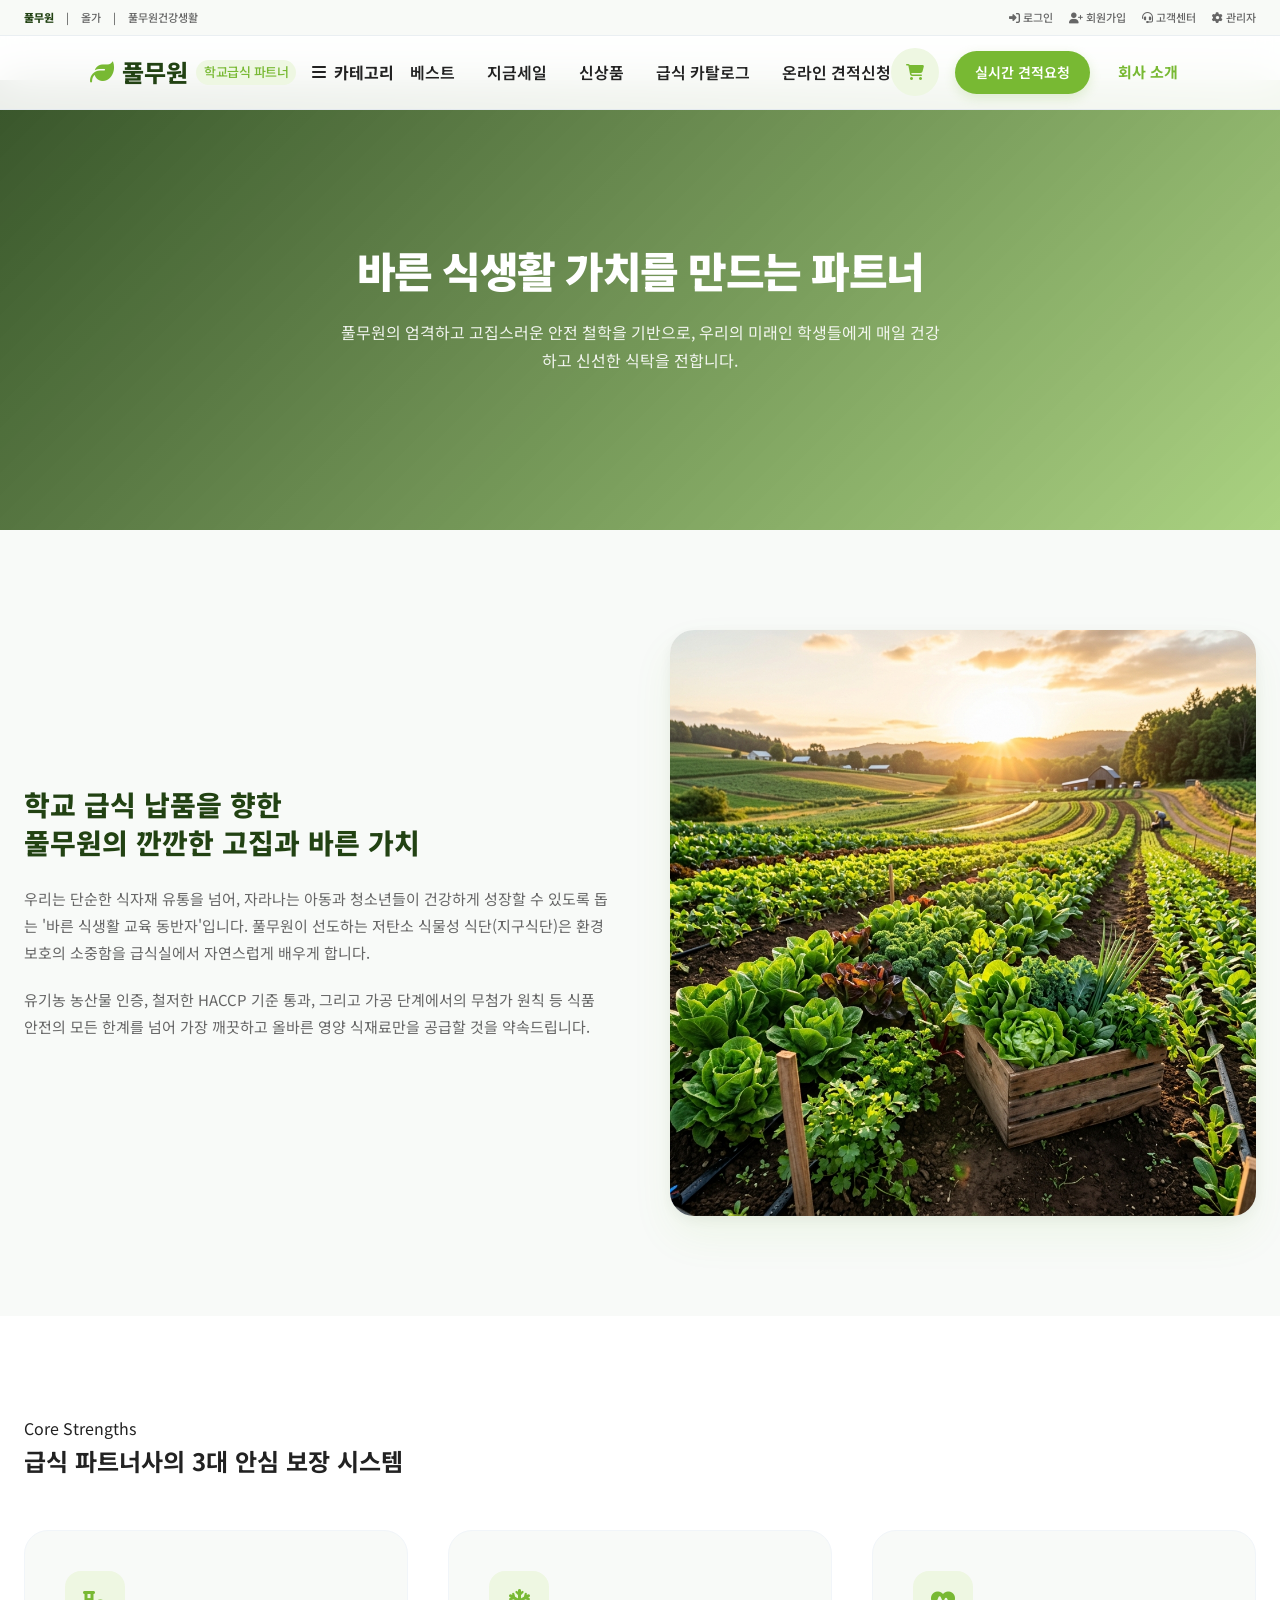
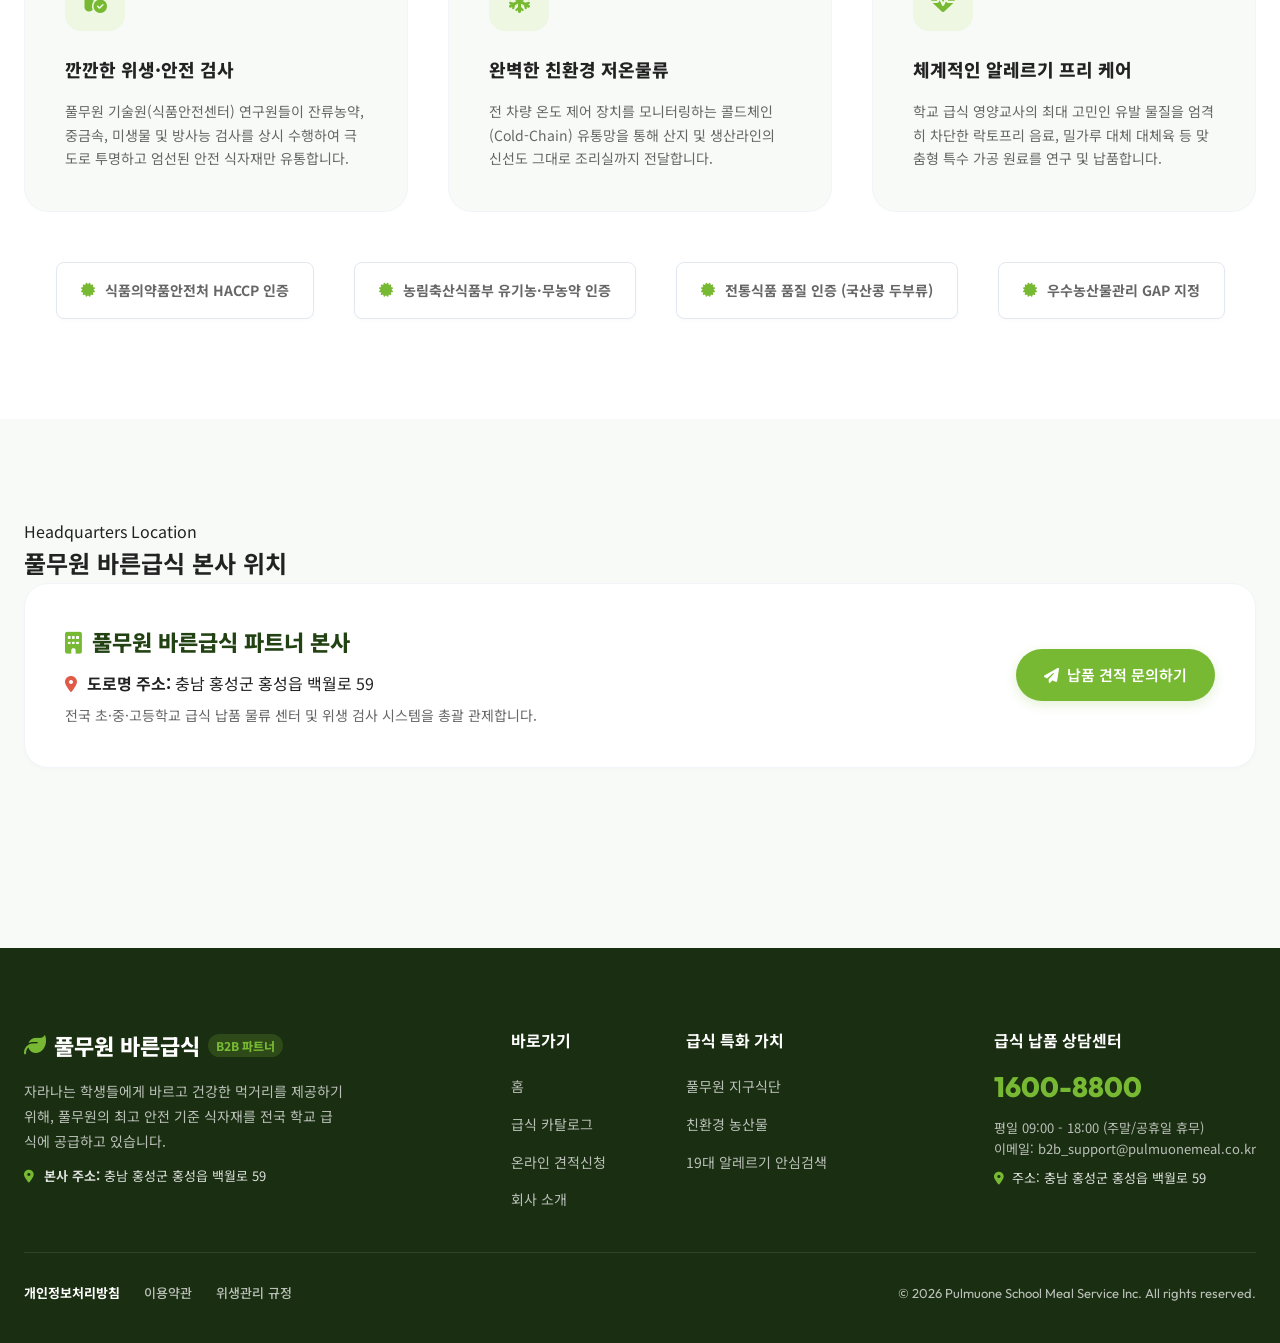
<file: about.html>
<!DOCTYPE html>
<html lang="ko">
<head>
  <meta charset="UTF-8">
  <meta name="viewport" content="width=device-width, initial-scale=1.0">
  <title>회사 소개 - 풀무원 바른급식 파트너</title>
  <meta name="description" content="안전하고 바른 먹거리를 향한 풀무원 급식 파트너의 비전과 3대 핵심 역량(위생, 저온물류, 알레르기 케어)을 소개합니다.">
  
  <!-- FontAwesome CDN -->
  <link rel="stylesheet" href="https://cdnjs.cloudflare.com/ajax/libs/font-awesome/6.4.0/css/all.min.css">
  
  <!-- CSS Stylesheets -->
  <link rel="stylesheet" href="styles/main.css?v=1.1">
  <link rel="stylesheet" href="styles/components.css?v=1.1">
  
  <style>
    /* 회사소개 전용 스타일 */
    .about-wrapper {
      padding-top: 80px;
    }

    .about-hero {
      height: 450px;
      position: relative;
      background: linear-gradient(135deg, rgba(34, 66, 19, 0.9) 0%, rgba(120, 185, 51, 0.6) 100%), 
                  url('https://images.unsplash.com/photo-1542838132-92c53300491e?auto=format&fit=crop&q=80&w=1920') no-repeat center center/cover;
      display: flex;
      align-items: center;
      justify-content: center;
      color: white;
      text-align: center;
    }

    .about-hero-title {
      font-size: 42px;
      font-weight: 900;
      letter-spacing: -1.5px;
      margin-bottom: 16px;
    }

    .about-hero-desc {
      font-size: 16px;
      color: rgba(255, 255, 255, 0.9);
      max-width: 600px;
      margin: 0 auto;
      line-height: 1.7;
    }

    .about-section {
      padding: 100px 0;
    }

    .about-section.alt {
      background-color: white;
    }

    .brand-vision-layout {
      display: grid;
      grid-template-columns: 1fr 1fr;
      gap: 60px;
      align-items: center;
    }

    .vision-text h3 {
      font-size: 28px;
      font-weight: 800;
      color: var(--secondary-color);
      margin-bottom: 24px;
      line-height: 1.35;
    }

    .vision-text p {
      font-size: 15px;
      color: var(--text-muted);
      line-height: 1.8;
      margin-bottom: 20px;
    }

    .vision-image {
      border-radius: var(--radius-lg);
      overflow: hidden;
      box-shadow: var(--shadow-lg);
    }

    .vision-image img {
      width: 100%;
      height: auto;
      display: block;
      object-fit: cover;
    }

    /* 3대 핵심 역량 */
    .strengths-grid {
      display: grid;
      grid-template-columns: repeat(3, 1fr);
      gap: 40px;
      margin-top: 50px;
    }

    .strength-card {
      background-color: var(--bg-main);
      border-radius: var(--radius-lg);
      padding: 40px;
      border: 1px solid var(--border-light);
      transition: all var(--transition-normal);
    }

    .strength-card:hover {
      transform: translateY(-8px);
      background-color: white;
      box-shadow: var(--shadow-lg);
      border-color: rgba(120, 185, 51, 0.3);
    }

    .strength-icon {
      width: 60px;
      height: 60px;
      border-radius: var(--radius-md);
      background-color: var(--primary-light);
      color: var(--primary-color);
      font-size: 24px;
      display: flex;
      align-items: center;
      justify-content: center;
      margin-bottom: 24px;
    }

    .strength-title {
      font-size: 18px;
      font-weight: 800;
      color: var(--text-dark);
      margin-bottom: 16px;
    }

    .strength-desc {
      font-size: 14px;
      color: var(--text-muted);
      line-height: 1.7;
    }

    /* 인증 기관 엠블럼 */
    .certs-row {
      display: flex;
      justify-content: center;
      gap: 40px;
      margin-top: 50px;
      flex-wrap: wrap;
    }

    .cert-badge-box {
      background-color: white;
      border: 1px solid var(--border-color);
      border-radius: var(--radius-sm);
      padding: 16px 24px;
      font-weight: 700;
      font-size: 14px;
      color: var(--text-muted);
      display: flex;
      align-items: center;
      gap: 10px;
      box-shadow: var(--shadow-sm);
    }

    .cert-badge-box i {
      color: var(--primary-color);
    }

    @media (max-width: 992px) {
      .brand-vision-layout {
        grid-template-columns: 1fr;
        gap: 40px;
      }
      .strengths-grid {
        grid-template-columns: 1fr;
        gap: 30px;
      }
    }
  </style>
</head>
<body>

  <!-- 헤더 -->
  <header>
    <!-- 상단 유틸 바 -->
    <div class="top-header">
      <div class="container top-header-inner">
        <div class="top-brands">
          <span class="active">풀무원</span> | 
          <span>올가</span> | 
          <span>풀무원건강생활</span>
        </div>
        <div class="top-nav">
          <a href="#" onclick="openLoginModal(event)"><i class="fas fa-sign-in-alt"></i> 로그인</a>
          <a href="#" onclick="openSignupModal(event)"><i class="fas fa-user-plus"></i> 회원가입</a>
          <a href="#" onclick="openCsModal(event)"><i class="fas fa-headset"></i> 고객센터</a>
          <a href="admin.html" title="관리자 콘솔"><i class="fas fa-cog"></i> 관리자</a>
        </div>
      </div>
    </div>
    
    <!-- 메인 GNB 바 -->
    <div class="container header-inner">
      <div class="logo">
        <a href="index.html">
          <i class="fas fa-leaf" style="color: var(--primary-color);"></i>
          풀무원
          <span class="sub-brand">학교급식 파트너</span>
        </a>
      </div>
      
      <!-- 카테고리 메뉴 토글러 및 메가 드롭다운 -->
      <div class="category-menu-wrapper">
        <button class="btn-category-toggle" id="megaMenuToggleBtn">
          <i class="fas fa-bars"></i> 카테고리
        </button>
        <div class="mega-dropdown-panel" id="megaDropdownPanel">
          <ul>
            <li><a href="products.html?filter=category_earth-diet"><i class="fas fa-earth-asia"></i> 지속가능먹거리</a></li>
            <li><a href="products.html?filter=category_tofu-vegetables"><i class="fas fa-egg"></i> 두부·콩나물·달걀</a></li>
            <li><a href="products.html?filter=category_vegetables"><i class="fas fa-wheat-awn"></i> 과일·채소·쌀</a></li>
            <li><a href="products.html?filter=category_processed"><i class="fas fa-fish"></i> 정육·수산·가공식품</a></li>
            <li><a href="products.html?filter=category_dumpling-noodle"><i class="fas fa-pizza-slice"></i> 만두·피자·면요리</a></li>
            <li><a href="products.html?filter=category_soup-side"><i class="fas fa-bowl-food"></i> 국·탕·반찬·양념</a></li>
            <li><a href="products.html?filter=category_snacks"><i class="fas fa-cookie"></i> 과자·간식·음료</a></li>
            <li><a href="products.html?filter=category_health"><i class="fas fa-capsules"></i> 건강식품·녹즙</a></li>
          </ul>
        </div>
      </div>


      <nav class="nav-menu">
        <a href="products.html?filter=best" class="nav-item">베스트</a>
        <a href="products.html?filter=sale" class="nav-item">지금세일</a>
        <a href="products.html?filter=new" class="nav-item">신상품</a>
        <a href="products.html" class="nav-item">급식 카탈로그</a>
        <a href="quote.html" class="nav-item">온라인 견적신청</a>
      </nav>
      
      <div class="header-actions">
        <button class="btn-cart-toggle" title="견적 가방 열기 (쇼핑카트)" aria-label="견적 가방 열기">
          <i class="fas fa-shopping-cart"></i>
          <span class="cart-count">0</span>
        </button>
        <a href="quote.html" class="btn-quote-nav">실시간 견적요청</a>
        <a href="about.html" class="nav-about-right active">회사 소개</a>
        <button class="btn-mobile-menu" id="mobileMenuBtn">
          <i class="fas fa-bars"></i>
        </button>
      </div>
    </div>
  </header>

  <!-- 모바일 네비게이션 오프캔버스 드로어 -->
  <div class="mobile-nav-overlay" id="mobileNavOverlay">
    <div class="mobile-nav-drawer">
      <div class="mobile-nav-header">
        <div class="mobile-logo">
          <i class="fas fa-leaf" style="color: var(--primary-color);"></i>
          <span>풀무원 파트너</span>
        </div>
        <button class="btn-close-mobile-nav" id="btnCloseMobileNav">
          <i class="fas fa-times"></i>
        </button>
      </div>
      <div class="mobile-nav-body">
        <div class="mobile-user-utility">
          <a href="#"><i class="fas fa-user"></i> 로그인</a>
          <a href="#"><i class="fas fa-user-plus"></i> 회원가입</a>
          <a href="admin.html"><i class="fas fa-cog"></i> 관리자</a>
        </div>
        <div class="mobile-menu-section">
          <h4>주요 메뉴</h4>
          <ul>
            <li><a href="products.html?filter=best"><i class="fas fa-crown"></i> 베스트</a></li>
            <li><a href="products.html?filter=sale"><i class="fas fa-tag"></i> 지금세일</a></li>
            <li><a href="products.html?filter=new"><i class="fas fa-sparkles"></i> 신상품</a></li>
            <li><a href="products.html"><i class="fas fa-book-open"></i> 급식 카탈로그</a></li>
            <li><a href="quote.html"><i class="fas fa-file-signature"></i> 온라인 견적신청</a></li>
            <li><a href="about.html"><i class="fas fa-building"></i> 회사 소개</a></li>
          </ul>
        </div>
        <div class="mobile-menu-section">
          <h4>카테고리 탐색</h4>
          <ul>
            <li><a href="products.html?filter=category_earth-diet"><i class="fas fa-earth-asia"></i> 지속가능먹거리</a></li>
            <li><a href="products.html?filter=category_tofu-vegetables"><i class="fas fa-egg"></i> 두부·콩나물·달걀</a></li>
            <li><a href="products.html?filter=category_vegetables"><i class="fas fa-wheat-awn"></i> 과일·채소·쌀</a></li>
            <li><a href="products.html?filter=category_processed"><i class="fas fa-fish"></i> 정육·수산·가공식품</a></li>
            <li><a href="products.html?filter=category_dumpling-noodle"><i class="fas fa-pizza-slice"></i> 만두·피자·면요리</a></li>
            <li><a href="products.html?filter=category_soup-side"><i class="fas fa-bowl-food"></i> 국·탕·반찬·양념</a></li>
            <li><a href="products.html?filter=category_snacks"><i class="fas fa-cookie"></i> 과자·간식·음료</a></li>
            <li><a href="products.html?filter=category_health"><i class="fas fa-capsules"></i> 건강식품·녹즙</a></li>
          </ul>
        </div>

      </div>
      <div class="mobile-nav-footer">
        <a href="quote.html" class="btn-mobile-quote-req"><i class="fas fa-paper-plane"></i> 실시간 견적요청</a>
      </div>
    </div>
  </div>

  <!-- 회사소개 메인 -->
  <div class="about-wrapper">
    <!-- 히어로 배너 -->
    <section class="about-hero animate-fade-in">
      <div class="container">
        <h1 class="about-hero-title">바른 식생활 가치를 만드는 파트너</h1>
        <p class="about-hero-desc">풀무원의 엄격하고 고집스러운 안전 철학을 기반으로, 우리의 미래인 학생들에게 매일 건강하고 신선한 식탁을 전합니다.</p>
      </div>
    </section>

    <!-- 1. 비전 섹션 -->
    <section class="about-section">
      <div class="container brand-vision-layout">
        <div class="vision-text animate-fade-in-up">
          <h3>학교 급식 납품을 향한<br>풀무원의 깐깐한 고집과 바른 가치</h3>
          <p>
            우리는 단순한 식자재 유통을 넘어, 자라나는 아동과 청소년들이 건강하게 성장할 수 있도록 돕는 '바른 식생활 교육 동반자'입니다. 
            풀무원이 선도하는 저탄소 식물성 식단(지구식단)은 환경 보호의 소중함을 급식실에서 자연스럽게 배우게 합니다.
          </p>
          <p>
            유기농 농산물 인증, 철저한 HACCP 기준 통과, 그리고 가공 단계에서의 무첨가 원칙 등 
            식품 안전의 모든 한계를 넘어 가장 깨끗하고 올바른 영양 식재료만을 공급할 것을 약속드립니다.
          </p>
        </div>
        <div class="vision-image animate-fade-in-up">
          <img src="images/vision_farm.png" alt="Fresh green fields and vegetables">
        </div>


      </div>
    </section>

    <!-- 2. 핵심 역량 섹션 -->
    <section class="about-section alt">
      <div class="container">
        <div class="section-header">
          <span class="section-subtitle">Core Strengths</span>
          <h2 class="section-title">급식 파트너사의 3대 안심 보장 시스템</h2>
        </div>

        <div class="strengths-grid">
          <!-- 역량 1 -->
          <div class="strength-card">
            <div class="strength-icon">
              <i class="fas fa-vial-circle-check"></i>
            </div>
            <h3 class="strength-title">깐깐한 위생·안전 검사</h3>
            <p class="strength-desc">풀무원 기술원(식품안전센터) 연구원들이 잔류농약, 중금속, 미생물 및 방사능 검사를 상시 수행하여 극도로 투명하고 엄선된 안전 식자재만 유통합니다.</p>
          </div>

          <!-- 역량 2 -->
          <div class="strength-card">
            <div class="strength-icon">
              <i class="fas fa-snowflake"></i>
            </div>
            <h3 class="strength-title">완벽한 친환경 저온물류</h3>
            <p class="strength-desc">전 차량 온도 제어 장치를 모니터링하는 콜드체인(Cold-Chain) 유통망을 통해 산지 및 생산라인의 신선도 그대로 조리실까지 전달합니다.</p>
          </div>

          <!-- 역량 3 -->
          <div class="strength-card">
            <div class="strength-icon">
              <i class="fas fa-heart-pulse"></i>
            </div>
            <h3 class="strength-title">체계적인 알레르기 프리 케어</h3>
            <p class="strength-desc">학교 급식 영양교사의 최대 고민인 유발 물질을 엄격히 차단한 락토프리 음료, 밀가루 대체 대체육 등 맞춤형 특수 가공 원료를 연구 및 납품합니다.</p>
          </div>
        </div>

        <!-- 인증 엠블럼 리스트 -->
        <div class="certs-row">
          <div class="cert-badge-box">
            <i class="fas fa-certificate"></i> 식품의약품안전처 HACCP 인증
          </div>
          <div class="cert-badge-box">
            <i class="fas fa-certificate"></i> 농림축산식품부 유기농·무농약 인증
          </div>
          <div class="cert-badge-box">
            <i class="fas fa-certificate"></i> 전통식품 품질 인증 (국산콩 두부류)
          </div>
          <div class="cert-badge-box">
            <i class="fas fa-certificate"></i> 우수농산물관리 GAP 지정
          </div>
        </div>
      </div>
    </section>

    <!-- 3. 오시는 길 및 본사 주소 안내 섹션 -->
    <section class="about-section" style="padding-bottom: 80px;">
      <div class="container">
        <div class="section-header">
          <span class="section-subtitle">Headquarters Location</span>
          <h2 class="section-title">풀무원 바른급식 본사 위치</h2>
        </div>
        <div style="background-color: white; border-radius: var(--radius-lg); padding: 40px; box-shadow: var(--shadow-sm); border: 1px solid var(--border-light); display: flex; align-items: center; justify-content: space-between; flex-wrap: wrap; gap: 30px;">
          <div>
            <h3 style="font-size: 22px; font-weight: 800; color: var(--secondary-color); margin-bottom: 12px;">
              <i class="fas fa-building" style="color: var(--primary-color); margin-right: 10px;"></i>풀무원 바른급식 파트너 본사
            </h3>
            <p style="font-size: 16px; color: var(--text-dark); margin-bottom: 8px;">
              <i class="fas fa-map-marker-alt" style="color: var(--accent-color); margin-right: 6px;"></i>
              <strong>도로명 주소:</strong> 충남 홍성군 홍성읍 백월로 59
            </p>
            <p style="font-size: 14px; color: var(--text-muted); line-height: 1.6;">
              전국 초·중·고등학교 급식 납품 물류 센터 및 위생 검사 시스템을 총괄 관제합니다.
            </p>
          </div>
          <div>
            <a href="quote.html" class="btn-quote-nav" style="display: inline-flex; align-items: center; gap: 8px; padding: 14px 28px; font-size: 15px;">
              <i class="fas fa-paper-plane"></i> 납품 견적 문의하기
            </a>
          </div>
        </div>
      </div>
    </section>
  </div>

  <!-- 푸터 -->
  <footer>
    <div class="container">
      <div class="footer-top">
        <div class="footer-info-brand">
          <h3>
            <i class="fas fa-leaf" style="color: var(--primary-color);"></i>
            풀무원 바른급식
            <span class="footer-sub">B2B 파트너</span>
          </h3>
          <p>자라나는 학생들에게 바르고 건강한 먹거리를 제공하기 위해, 풀무원의 최고 안전 기준 식자재를 전국 학교 급식에 공급하고 있습니다.</p>
          <p style="font-size: 13px; color: rgba(255, 255, 255, 0.85); margin-top: 10px;">
            <i class="fas fa-map-marker-alt" style="color: var(--primary-color); margin-right: 6px;"></i>
            <strong>본사 주소:</strong> 충남 홍성군 홍성읍 백월로 59
          </p>
        </div>

        <div class="footer-links-group">
          <div class="footer-links">
            <h4>바로가기</h4>
            <ul>
              <li><a href="index.html">홈</a></li>
              <li><a href="products.html">급식 카탈로그</a></li>
              <li><a href="quote.html">온라인 견적신청</a></li>
              <li><a href="about.html">회사 소개</a></li>
            </ul>
          </div>
          <div class="footer-links">
            <h4>급식 특화 가치</h4>
            <ul>
              <li><a href="products.html?filter=earth-diet">풀무원 지구식단</a></li>
              <li><a href="products.html?filter=tofu-vegetables">친환경 농산물</a></li>
              <li><a href="products.html">19대 알레르기 안심검색</a></li>
            </ul>
          </div>
        </div>
        <div class="footer-cs">
          <h4>급식 납품 상담센터</h4>
          <div class="tel">1600-8800</div>
          <p>평일 09:00 - 18:00 (주말/공휴일 휴무)<br>이메일: b2b_support@pulmuonemeal.co.kr</p>
          <p style="margin-top: 8px; font-size: 13px; color: rgba(255, 255, 255, 0.85);"><i class="fas fa-map-marker-alt" style="color: var(--primary-color); margin-right: 4px;"></i> 주소: 충남 홍성군 홍성읍 백월로 59</p>
        </div>

      </div>
      <div class="footer-bottom">
        <div class="footer-legal">
          <a href="#" class="bold">개인정보처리방침</a>
          <a href="#">이용약관</a>
          <a href="#">위생관리 규정</a>
        </div>
        <div class="footer-copyright">
          &copy; 2026 Pulmuone School Meal Service Inc. All rights reserved.
        </div>
      </div>
    </div>
  </footer>

  <!-- Scripts -->
  <script src="js/data.js?v=18"></script>
  <script src="js/cart.js?v=18"></script>
  <script src="js/auth.js?v=18"></script>
</body>
</html>
</file>
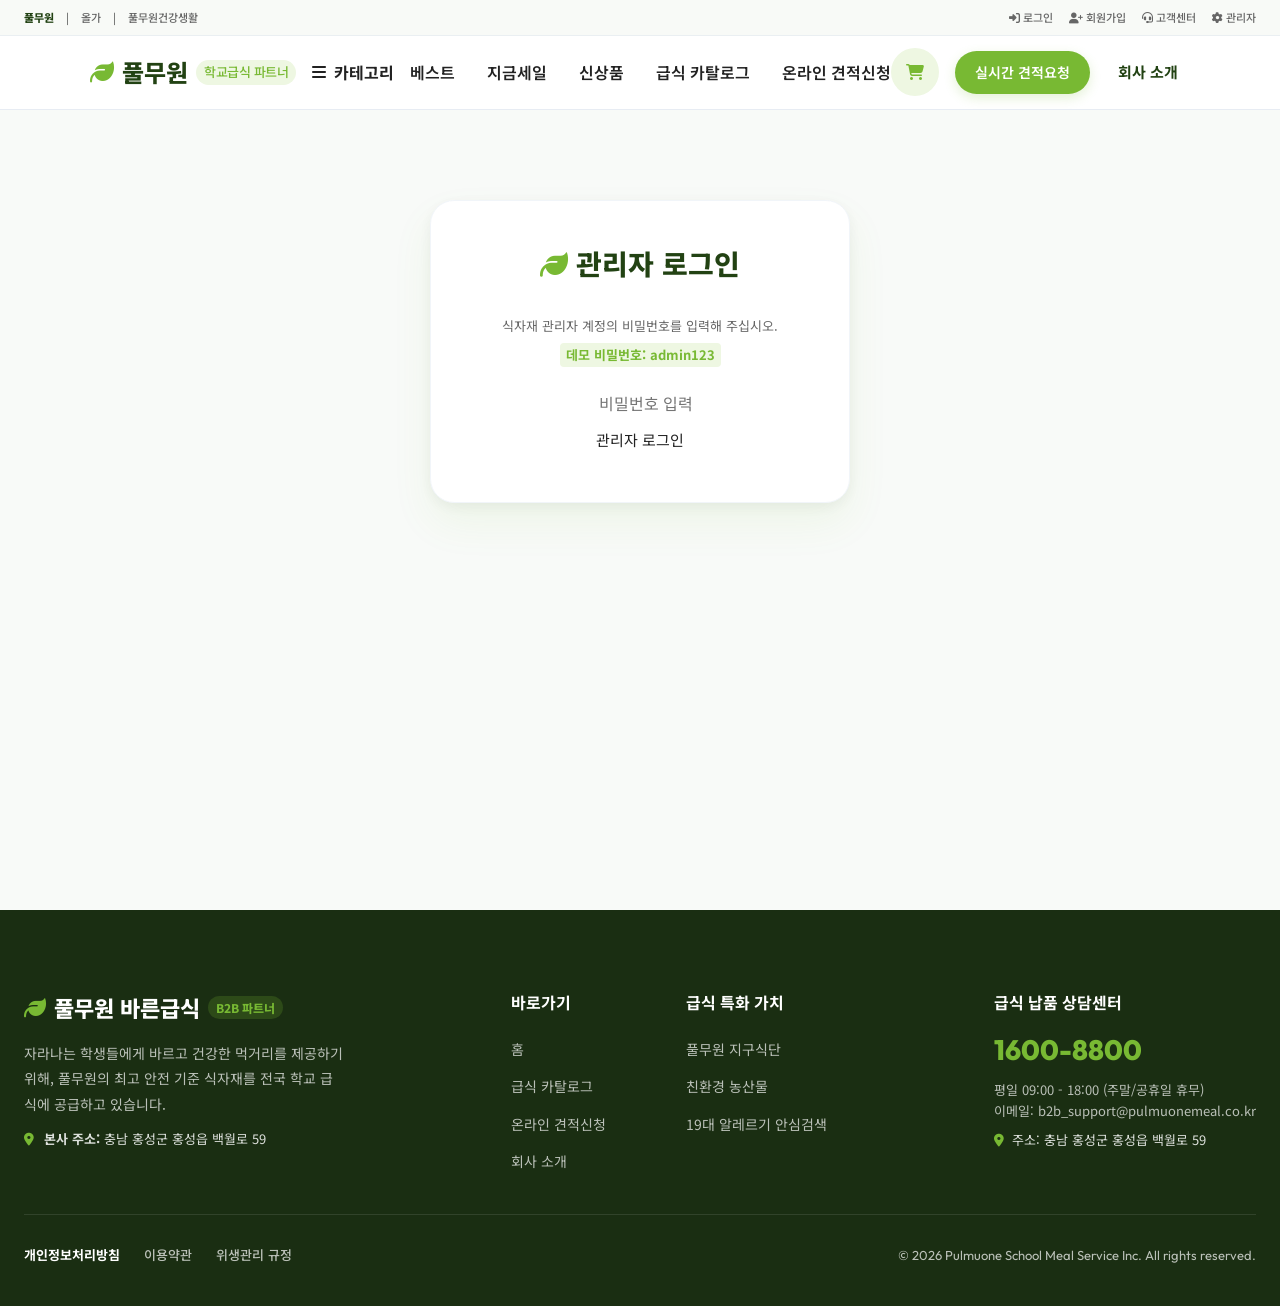
<file: admin.html>
<!DOCTYPE html>
<html lang="ko">
<head>
  <meta charset="UTF-8">
  <meta name="viewport" content="width=device-width, initial-scale=1.0">
  <title>급식 식자재 관리자 모드 - 풀무원 바른급식 파트너</title>
  <link rel="stylesheet" href="https://cdnjs.cloudflare.com/ajax/libs/font-awesome/6.4.0/css/all.min.css">
  <link rel="stylesheet" href="styles/main.css?v=1.1">
  <link rel="stylesheet" href="styles/components.css?v=1.1">
  <style>
    /* 어드민 전용 스타일 */
    .admin-wrapper {
      padding-top: 120px;
      padding-bottom: 80px;
      min-height: 90vh;
    }

    /* 로그인 카드 */
    .login-container {
      max-width: 420px;
      margin: 80px auto;
      background-color: white;
      border-radius: var(--radius-lg);
      padding: 40px;
      box-shadow: var(--shadow-lg);
      border: 1px solid var(--border-light);
      text-align: center;
    }

    .login-logo {
      font-size: 28px;
      font-weight: 800;
      color: var(--secondary-color);
      margin-bottom: 30px;
    }

    .login-error {
      color: var(--accent-color);
      font-size: 13px;
      margin-bottom: 16px;
      display: none;
    }

    /* 대시보드 구조 */
    .admin-dashboard {
      background-color: white;
      border-radius: var(--radius-lg);
      padding: 40px;
      box-shadow: var(--shadow-sm);
      border: 1px solid var(--border-light);
    }

    .admin-header-row {
      display: flex;
      justify-content: space-between;
      align-items: center;
      border-bottom: 2px solid var(--border-light);
      padding-bottom: 24px;
      margin-bottom: 30px;
      flex-wrap: wrap;
      gap: 16px;
    }

    .admin-title-box h2 {
      font-size: 24px;
      font-weight: 800;
      color: var(--secondary-color);
      display: flex;
      align-items: center;
      gap: 8px;
    }

    .admin-toolbar {
      display: flex;
      gap: 12px;
      flex-wrap: wrap;
    }

    .btn-admin-action {
      font-size: 14px;
      font-weight: 700;
      padding: 10px 20px;
      border-radius: var(--radius-full);
      display: flex;
      align-items: center;
      gap: 8px;
      transition: all var(--transition-fast);
      border: 1px solid var(--border-color);
    }

    .btn-admin-action.primary {
      background-color: var(--primary-color);
      color: white;
      border-color: var(--primary-color);
      box-shadow: 0 4px 12px rgba(120, 185, 51, 0.2);
    }

    .btn-admin-action.primary:hover {
      background-color: var(--primary-hover);
      transform: translateY(-2px);
    }

    .btn-admin-action.secondary {
      background-color: var(--bg-main);
      color: var(--text-dark);
    }

    .btn-admin-action.secondary:hover {
      background-color: #e2e8f0;
      transform: translateY(-2px);
    }

    /* 백업 컨트롤 박스 */
    .backup-panel {
      background-color: var(--bg-main);
      border-radius: var(--radius-md);
      padding: 16px 24px;
      margin-bottom: 30px;
      display: flex;
      justify-content: space-between;
      align-items: center;
      border: 1px solid var(--border-light);
      flex-wrap: wrap;
      gap: 16px;
    }

    .backup-info {
      font-size: 13px;
      color: var(--text-muted);
      line-height: 1.5;
    }

    .backup-info strong {
      color: var(--secondary-color);
    }

    /* 테이블 디자인 */
    .table-container {
      width: 100%;
      overflow-x: auto;
    }

    .admin-table {
      width: 100%;
      border-collapse: collapse;
      text-align: left;
      font-size: 14px;
    }

    .admin-table th {
      background-color: var(--bg-main);
      color: var(--secondary-color);
      font-weight: 700;
      padding: 16px;
      border-bottom: 2px solid var(--border-color);
    }

    .admin-table td {
      padding: 16px;
      border-bottom: 1px solid var(--border-light);
      vertical-align: middle;
    }

    .admin-table tr:hover {
      background-color: #fafdfa;
    }

    .admin-table-thumb {
      width: 50px;
      height: 50px;
      border-radius: var(--radius-sm);
      overflow: hidden;
      border: 1px solid var(--border-light);
    }

    .admin-table-thumb img {
      width: 100%;
      height: 100%;
      object-fit: cover;
    }

    .admin-table-name {
      font-weight: 700;
      color: var(--text-dark);
      max-width: 250px;
      white-space: nowrap;
      overflow: hidden;
      text-overflow: ellipsis;
    }

    .admin-table-price {
      font-family: 'Outfit', sans-serif;
      font-weight: 700;
    }

    .action-btn-group {
      display: flex;
      gap: 8px;
    }

    .btn-table-edit {
      color: #3b82f6;
      background-color: #eff6ff;
      width: 32px;
      height: 32px;
      border-radius: var(--radius-sm);
      display: flex;
      align-items: center;
      justify-content: center;
      transition: all var(--transition-fast);
    }

    .btn-table-edit:hover {
      background-color: #3b82f6;
      color: white;
    }

    .btn-table-delete {
      color: var(--accent-color);
      background-color: #fef2f2;
      width: 32px;
      height: 32px;
      border-radius: var(--radius-sm);
      display: flex;
      align-items: center;
      justify-content: center;
      transition: all var(--transition-fast);
    }

    .btn-table-delete:hover {
      background-color: var(--accent-color);
      color: white;
    }

    /* 입력 폼 모달 */
    .admin-form-grid {
      display: grid;
      grid-template-columns: 1fr 1fr;
      gap: 20px;
      margin-bottom: 20px;
    }

    .admin-form-col-full {
      grid-column: 1 / -1;
    }

    .allergy-selection-box {
      border: 1px solid var(--border-color);
      background-color: var(--bg-main);
      border-radius: var(--radius-md);
      padding: 16px;
      max-height: 160px;
      overflow-y: auto;
    }

    .allergy-selection-grid {
      display: grid;
      grid-template-columns: repeat(4, 1fr);
      gap: 10px;
    }

    .allergy-checkbox-item {
      display: flex;
      align-items: center;
      gap: 6px;
      font-size: 13px;
      cursor: pointer;
    }

    /* 이미지 업로드 피드백 */
    .image-upload-wrapper {
      display: flex;
      gap: 16px;
      align-items: center;
    }

    .image-preview-box {
      width: 80px;
      height: 80px;
      border-radius: var(--radius-sm);
      border: 1px solid var(--border-color);
      overflow: hidden;
      background-color: var(--bg-main);
      display: flex;
      align-items: center;
      justify-content: center;
      flex-shrink: 0;
    }

    .image-preview-box img {
      width: 100%;
      height: 100%;
      object-fit: cover;
    }

    .image-preview-box i {
      font-size: 24px;
      color: var(--text-light);
    }

    /* 어드민 상단 탭 네비게이션 */
    .admin-tab-nav {
      display: flex;
      gap: 12px;
      margin-bottom: 24px;
      border-bottom: 2px solid var(--border-color);
      padding-bottom: 2px;
    }

    .admin-tab-btn {
      padding: 12px 24px;
      font-size: 15px;
      font-weight: 700;
      color: var(--text-muted);
      background: none;
      border: none;
      border-bottom: 3px solid transparent;
      cursor: pointer;
      display: flex;
      align-items: center;
      gap: 8px;
      transition: all var(--transition-fast);
    }

    .admin-tab-btn:hover {
      color: var(--primary-color);
    }

    .admin-tab-btn.active {
      color: var(--primary-color);
      border-bottom-color: var(--primary-color);
    }

    .admin-tab-btn .badge-count {
      background-color: var(--primary-light);
      color: var(--primary-color);
      padding: 2px 8px;
      border-radius: var(--radius-full);
      font-size: 12px;
      font-weight: 800;
    }

    /* 견적 접수 현황 통계 카드 */
    .quote-stats-grid {
      display: grid;
      grid-template-columns: repeat(4, 1fr);
      gap: 16px;
      margin-bottom: 24px;
    }

    .quote-stat-card {
      background-color: var(--bg-main);
      border: 1px solid var(--border-light);
      border-radius: var(--radius-md);
      padding: 20px;
      display: flex;
      align-items: center;
      gap: 16px;
    }

    .quote-stat-icon {
      width: 48px;
      height: 48px;
      border-radius: var(--radius-md);
      display: flex;
      align-items: center;
      justify-content: center;
      font-size: 20px;
    }

    .quote-stat-info div {
      font-size: 12px;
      color: var(--text-muted);
    }

    .quote-stat-info strong {
      font-size: 22px;
      font-weight: 800;
      color: var(--secondary-color);
      font-family: 'Outfit', sans-serif;
    }

    /* 상태 뱃지 및 셀렉트박스 색상 */
    .status-select {
      padding: 6px 12px;
      border-radius: var(--radius-sm);
      font-size: 12px;
      font-weight: 800;
      cursor: pointer;
      transition: all var(--transition-fast);
      outline: none;
    }
    .status-select.status-black {
      background-color: #0f172a;
      color: #ffffff;
      border: 1px solid #0f172a;
    }
    .status-select.status-orange {
      background-color: #fff7ed;
      color: #c2410c;
      border: 1px solid #f97316;
    }
    .status-select.status-blue {
      background-color: #eff6ff;
      color: #1d4ed8;
      border: 1px solid #3b82f6;
    }
    .status-select.status-red {
      background-color: #fef2f2;
      color: #b91c1c;
      border: 1px solid #ef4444;
    }
  </style>
</head>
<body>

  <!-- 헤더 -->
  <header>
    <!-- 상단 유틸 바 -->
    <div class="top-header">
      <div class="container top-header-inner">
        <div class="top-brands">
          <span class="active">풀무원</span> | 
          <span>올가</span> | 
          <span>풀무원건강생활</span>
        </div>
        <div class="top-nav">
          <a href="#" onclick="openLoginModal(event)"><i class="fas fa-sign-in-alt"></i> 로그인</a>
          <a href="#" onclick="openSignupModal(event)"><i class="fas fa-user-plus"></i> 회원가입</a>
          <a href="#" onclick="openCsModal(event)"><i class="fas fa-headset"></i> 고객센터</a>
          <a href="admin.html" title="관리자 콘솔" class="active"><i class="fas fa-cog"></i> 관리자</a>
        </div>
      </div>
    </div>
    
    <!-- 메인 GNB 바 -->
    <div class="container header-inner">
      <div class="logo">
        <a href="index.html">
          <i class="fas fa-leaf" style="color: var(--primary-color);"></i>
          풀무원
          <span class="sub-brand">학교급식 파트너</span>
        </a>
      </div>
      
      <!-- 카테고리 메뉴 토글러 및 메가 드롭다운 -->
      <div class="category-menu-wrapper">
        <button class="btn-category-toggle" id="megaMenuToggleBtn">
          <i class="fas fa-bars"></i> 카테고리
        </button>
        <div class="mega-dropdown-panel" id="megaDropdownPanel">
          <ul>
            <li><a href="products.html?filter=category_earth-diet"><i class="fas fa-earth-asia"></i> 지속가능먹거리</a></li>
            <li><a href="products.html?filter=category_tofu-vegetables"><i class="fas fa-egg"></i> 두부·콩나물·달걀</a></li>
            <li><a href="products.html?filter=category_vegetables"><i class="fas fa-wheat-awn"></i> 과일·채소·쌀</a></li>
            <li><a href="products.html?filter=category_processed"><i class="fas fa-fish"></i> 정육·수산·가공식품</a></li>
            <li><a href="products.html?filter=category_dumpling-noodle"><i class="fas fa-pizza-slice"></i> 만두·피자·면요리</a></li>
            <li><a href="products.html?filter=category_soup-side"><i class="fas fa-bowl-food"></i> 국·탕·반찬·양념</a></li>
            <li><a href="products.html?filter=category_snacks"><i class="fas fa-cookie"></i> 과자·간식·음료</a></li>
            <li><a href="products.html?filter=category_health"><i class="fas fa-capsules"></i> 건강식품·녹즙</a></li>
          </ul>
        </div>
      </div>


      <nav class="nav-menu">
        <a href="products.html?filter=best" class="nav-item">베스트</a>
        <a href="products.html?filter=sale" class="nav-item">지금세일</a>
        <a href="products.html?filter=new" class="nav-item">신상품</a>
        <a href="products.html" class="nav-item">급식 카탈로그</a>
        <a href="quote.html" class="nav-item">온라인 견적신청</a>
      </nav>
      
      <div class="header-actions">
        <button class="btn-cart-toggle" title="견적 가방 열기 (쇼핑카트)" aria-label="견적 가방 열기">
          <i class="fas fa-shopping-cart"></i>
          <span class="cart-count">0</span>
        </button>
        <a href="quote.html" class="btn-quote-nav">실시간 견적요청</a>
        <a href="about.html" class="nav-about-right">회사 소개</a>
        <button class="btn-mobile-menu" id="mobileMenuBtn">
          <i class="fas fa-bars"></i>
        </button>
      </div>
    </div>
  </header>

  <!-- 모바일 네비게이션 오프캔버스 드로어 -->
  <div class="mobile-nav-overlay" id="mobileNavOverlay">
    <div class="mobile-nav-drawer">
      <div class="mobile-nav-header">
        <div class="mobile-logo">
          <i class="fas fa-leaf" style="color: var(--primary-color);"></i>
          <span>풀무원 파트너</span>
        </div>
        <button class="btn-close-mobile-nav" id="btnCloseMobileNav">
          <i class="fas fa-times"></i>
        </button>
      </div>
      <div class="mobile-nav-body">
        <div class="mobile-user-utility">
          <a href="#"><i class="fas fa-user"></i> 로그인</a>
          <a href="#"><i class="fas fa-user-plus"></i> 회원가입</a>
          <a href="admin.html"><i class="fas fa-cog"></i> 관리자</a>
        </div>
        <div class="mobile-menu-section">
          <h4>주요 메뉴</h4>
          <ul>
            <li><a href="products.html?filter=best"><i class="fas fa-crown"></i> 베스트</a></li>
            <li><a href="products.html?filter=sale"><i class="fas fa-tag"></i> 지금세일</a></li>
            <li><a href="products.html?filter=new"><i class="fas fa-sparkles"></i> 신상품</a></li>
            <li><a href="products.html"><i class="fas fa-book-open"></i> 급식 카탈로그</a></li>
            <li><a href="quote.html"><i class="fas fa-file-signature"></i> 온라인 견적신청</a></li>
            <li><a href="about.html"><i class="fas fa-building"></i> 회사 소개</a></li>
          </ul>
        </div>
        <div class="mobile-menu-section">
          <h4>카테고리 탐색</h4>
          <ul>
            <li><a href="products.html?filter=category_earth-diet"><i class="fas fa-earth-asia"></i> 지속가능먹거리</a></li>
            <li><a href="products.html?filter=category_tofu-vegetables"><i class="fas fa-egg"></i> 두부·콩나물·달걀</a></li>
            <li><a href="products.html?filter=category_vegetables"><i class="fas fa-wheat-awn"></i> 과일·채소·쌀</a></li>
            <li><a href="products.html?filter=category_processed"><i class="fas fa-fish"></i> 정육·수산·가공식품</a></li>
            <li><a href="products.html?filter=category_dumpling-noodle"><i class="fas fa-pizza-slice"></i> 만두·피자·면요리</a></li>
            <li><a href="products.html?filter=category_soup-side"><i class="fas fa-bowl-food"></i> 국·탕·반찬·양념</a></li>
            <li><a href="products.html?filter=category_snacks"><i class="fas fa-cookie"></i> 과자·간식·음료</a></li>
            <li><a href="products.html?filter=category_health"><i class="fas fa-capsules"></i> 건강식품·녹즙</a></li>
          </ul>
        </div>

      </div>
      <div class="mobile-nav-footer">
        <a href="quote.html" class="btn-mobile-quote-req"><i class="fas fa-paper-plane"></i> 실시간 견적요청</a>
      </div>
    </div>
  </div>

  <!-- 관리자 컨텐츠 래퍼 -->
  <main class="admin-wrapper container">
    
    <!-- 1. 로그인 폼 섹션 -->
    <section class="login-container animate-fade-in-up" id="loginSection">
      <div class="login-logo">
        <i class="fas fa-leaf" style="color: var(--primary-color); margin-right: 8px;"></i>관리자 로그인
      </div>
      <p style="font-size: 13px; color: var(--text-muted); margin-bottom: 24px;">
        식자재 관리자 계정의 비밀번호를 입력해 주십시오.<br>
        <span style="background-color: var(--primary-light); color: var(--primary-color); padding: 2px 6px; border-radius: 4px; font-weight: 700; margin-top: 6px; display: inline-block;">데모 비밀번호: admin123</span>
      </p>
      
      <form id="loginForm" onsubmit="handleAdminLogin(event)">
        <div class="form-control-group">
          <input type="password" class="input-field" id="adminPassword" placeholder="비밀번호 입력" required style="text-align: center;">
        </div>
        <div class="login-error" id="loginErrorMsg">비밀번호가 올바르지 않습니다. 다시 입력해 주세요.</div>
        <button type="submit" class="btn-submit-quote-page" style="padding: 12px; font-size: 15px; width: 100%; cursor: pointer;">관리자 로그인</button>
      </form>
    </section>

    <!-- 2. 어드민 대시보드 섹션 (로그인 후 노출) -->
    <section class="admin-dashboard animate-fade-in" id="dashboardSection" style="display: none;">
      
      <!-- 상단 탭 메뉴 -->
      <div class="admin-tab-nav">
        <button class="admin-tab-btn active" id="tabBtnProducts" onclick="switchAdminTab('products')">
          <i class="fas fa-cubes"></i> 식자재 카탈로그 관리
        </button>
        <button class="admin-tab-btn" id="tabBtnQuotes" onclick="switchAdminTab('quotes')">
          <i class="fas fa-file-invoice-dollar"></i> 📥 견적/주문 접수 내역
          <span class="badge-count" id="quoteBadgeCount">0</span>
        </button>
        <button class="admin-tab-btn" id="tabBtnUsers" onclick="switchAdminTab('users')">
          <i class="fas fa-users-gear"></i> 👥 급식 파트너 회원 관리
          <span class="badge-count" id="userBadgeCount">0</span>
        </button>
      </div>

      <!-- [탭 1] 식자재 카탈로그 관리 패널 -->
      <div id="tabContentProducts">
        <div class="admin-header-row">
          <div class="admin-title-box">
            <h2><i class="fas fa-cubes" style="color: var(--primary-color);"></i> 식자재 카탈로그 관리 콘솔</h2>
          </div>
          <div class="admin-toolbar">
            <button class="btn-admin-action primary" id="btnOpenAddModal" onclick="openProductFormModal()">
              <i class="fas fa-plus"></i> 새 식자재 등록
            </button>
            <button class="btn-admin-action secondary" id="btnAdminLogout" onclick="handleAdminLogout()">
              <i class="fas fa-sign-out-alt"></i> 로그아웃
            </button>
          </div>
        </div>

        <!-- 데이터 백업/가져오기 도구 (비개발자용) -->
        <div class="backup-panel">
          <div class="backup-info">
            <i class="fas fa-circle-info" style="color: var(--primary-color); margin-right: 6px;"></i>
            <strong>데이터 동기화 도구</strong>: 등록/수정한 최신 식자재 목록을 JSON 파일로 백업받거나, 이전에 저장된 파일을 가져올 수 있습니다.
          </div>
          <div style="display: flex; gap: 8px;">
            <button class="btn-admin-action secondary" onclick="exportProductsJSON()">
              <i class="fas fa-download"></i> 데이터 내보내기 (JSON)
            </button>
            <button class="btn-admin-action secondary" onclick="document.getElementById('jsonImportInput').click()">
              <i class="fas fa-upload"></i> 데이터 가져오기 (JSON)
            </button>
            <input type="file" id="jsonImportInput" accept=".json" style="display: none;" onchange="importProductsJSON(event)">
          </div>
        </div>

        <!-- 상품 현황 표 -->
        <div class="table-container">
          <table class="admin-table">
            <thead>
              <tr>
                <th style="width: 80px;">이미지</th>
                <th style="width: 150px;">브랜드</th>
                <th>제품명</th>
                <th style="width: 120px;">규격</th>
                <th style="width: 150px;">카테고리</th>
                <th style="width: 120px;">예상단가</th>
                <th style="width: 120px;">관리</th>
              </tr>
            </thead>
            <tbody id="adminProductTableBody">
              <!-- 동적 주입 -->
            </tbody>
          </table>
        </div>
      </div>

      <!-- [탭 2] 견적/주문 접수 내역 관리 패널 -->
      <div id="tabContentQuotes" style="display: none;">
        <div class="admin-header-row">
          <div class="admin-title-box">
            <h2><i class="fas fa-file-invoice-dollar" style="color: var(--primary-color);"></i> B2B 견적/주문 접수 관리</h2>
          </div>
          <div class="admin-toolbar">
            <button class="btn-admin-action primary" onclick="exportQuotesToExcel()" title="승인 완료된 견적 건만 엑셀로 추출합니다">
              <i class="fas fa-file-excel"></i> 📊 엑셀 다운로드 (승인 완료건)
            </button>
            <button class="btn-admin-action secondary" onclick="handleAdminLogout()">
              <i class="fas fa-sign-out-alt"></i> 로그아웃
            </button>
          </div>
        </div>

        <!-- 견적 현황 통계 카드 요약 -->
        <div class="quote-stats-grid">
          <div class="quote-stat-card">
            <div class="quote-stat-icon" style="background:#eff6ff; color:#3b82f6;">
              <i class="fas fa-inbox"></i>
            </div>
            <div class="quote-stat-info">
              <div>전체 접수건</div>
              <strong id="statTotalQuotes">0건</strong>
            </div>
          </div>
          <div class="quote-stat-card">
            <div class="quote-stat-icon" style="background:#fef3c7; color:#d97706;">
              <i class="fas fa-clock"></i>
            </div>
            <div class="quote-stat-info">
              <div>매칭/검토 중</div>
              <strong id="statPendingQuotes">0건</strong>
            </div>
          </div>
          <div class="quote-stat-card">
            <div class="quote-stat-icon" style="background:#d1fae5; color:#059669;">
              <i class="fas fa-circle-check"></i>
            </div>
            <div class="quote-stat-info">
              <div>납품 승인 완료 건</div>
              <strong id="statCompletedQuotes">0건</strong>
            </div>
          </div>
          <div class="quote-stat-card">
            <div class="quote-stat-icon" style="background:#f3e8ff; color:#9333ea;">
              <i class="fas fa-won-sign"></i>
            </div>
            <div class="quote-stat-info">
              <div>총 견적 금액</div>
              <strong id="statTotalAmount" style="font-size: 18px;">0원</strong>
            </div>
          </div>
        </div>

        <!-- 필터 및 검색 컨트롤 -->
        <div class="backup-panel" style="margin-bottom: 20px;">
          <div style="display: flex; gap: 12px; align-items: center; flex-wrap: wrap; width: 100%;">
            <span style="font-size: 14px; font-weight: 700; color: var(--secondary-color);">
              <i class="fas fa-filter" style="color: var(--primary-color);"></i> 상태 필터:
            </span>
            <select class="select-field" id="quoteStatusFilter" onchange="renderAdminQuotes()" style="max-width: 180px; padding: 6px 12px;">
              <option value="all">전체 보기</option>
              <option value="매칭 중">매칭 중 (검정)</option>
              <option value="견적 검토 중">견적 검토 중 (주황)</option>
              <option value="상세 상담 완료">상세 상담 완료 (빨강)</option>
              <option value="납품 승인 완료">납품 승인 완료 (파랑)</option>
            </select>

            <span style="font-size: 13px; color: var(--text-muted); margin-left: auto;">
              * 엑셀 버튼을 클릭하면 <strong>'납품 승인 완료'</strong> 상태의 접수건만 엑셀로 내려받습니다.
            </span>
          </div>
        </div>

        <!-- 견적 접수 표 -->
        <div class="table-container">
          <table class="admin-table">
            <thead>
              <tr>
                <th style="width: 110px;">접수번호</th>
                <th style="width: 130px;">신청일시</th>
                <th>기관/학교명</th>
                <th style="width: 100px;">담당자</th>
                <th style="width: 110px;">급식인원</th>
                <th>주문품목</th>
                <th style="width: 110px;">예상총액</th>
                <th style="width: 140px;">진행상태</th>
                <th style="width: 110px;">상세/삭제</th>
              </tr>
            </thead>
            <tbody id="adminQuoteTableBody">
              <!-- 동적 주입 -->
            </tbody>
          </table>
        </div>
      </div>

      <!-- [탭 3] 급식 파트너 회원 관리 패널 -->
      <div id="tabContentUsers" style="display: none;">
        <div class="admin-header-row">
          <div class="admin-title-box">
            <h2><i class="fas fa-users-gear" style="color: var(--primary-color);"></i> B2B 급식 파트너 회원 관리</h2>
          </div>
          <div class="admin-toolbar">
            <button class="btn-admin-action primary" onclick="exportUsersToExcel()" title="등록된 파트너 회원 목록을 엑셀 파일로 내려받습니다">
              <i class="fas fa-file-excel"></i> 📊 회원 목록 엑셀 다운로드
            </button>
            <button class="btn-admin-action secondary" onclick="handleAdminLogout()">
              <i class="fas fa-sign-out-alt"></i> 로그아웃
            </button>
          </div>
        </div>

        <!-- 회원 현황 요약 카드 -->
        <div class="quote-stats-grid" style="grid-template-columns: repeat(4, 1fr); gap: 16px; margin-bottom: 20px;">
          <div class="stat-card" style="background: linear-gradient(135deg, #0f172a 0%, #1e293b 100%); color: white; padding: 18px; border-radius: var(--radius-md);">
            <div style="font-size: 13px; opacity: 0.85; margin-bottom: 6px;"><i class="fas fa-users"></i> 전체 파트너 회원 수</div>
            <div style="font-size: 26px; font-weight: 800;" id="statTotalUsersCount">0 명</div>
          </div>
          <div class="stat-card" style="background: linear-gradient(135deg, #15803d 0%, #166534 100%); color: white; padding: 18px; border-radius: var(--radius-md);">
            <div style="font-size: 13px; opacity: 0.85; margin-bottom: 6px;"><i class="fas fa-school"></i> 영양교사 / 조리사</div>
            <div style="font-size: 26px; font-weight: 800;" id="statTeacherUsersCount">0 명</div>
          </div>
          <div class="stat-card" style="background: linear-gradient(135deg, #1d4ed8 0%, #1e40af 100%); color: white; padding: 18px; border-radius: var(--radius-md);">
            <div style="font-size: 13px; opacity: 0.85; margin-bottom: 6px;"><i class="fas fa-building"></i> 기업 / 기관 담당자</div>
            <div style="font-size: 26px; font-weight: 800;" id="statBizUsersCount">0 명</div>
          </div>
          <div class="stat-card" style="background: linear-gradient(135deg, #c2410c 0%, #9a3412 100%); color: white; padding: 18px; border-radius: var(--radius-md);">
            <div style="font-size: 13px; opacity: 0.85; margin-bottom: 6px;"><i class="fas fa-user-plus"></i> 신규 가입 파트너</div>
            <div style="font-size: 26px; font-weight: 800;" id="statNewUsersCount">0 명</div>
          </div>
        </div>

        <!-- 필터 및 검색 툴바 -->
        <div style="display: flex; justify-content: space-between; align-items: center; background-color: var(--bg-main); padding: 16px 20px; border-radius: var(--radius-md); border: 1px solid var(--border-light); margin-bottom: 20px;">
          <div style="display: flex; gap: 12px; align-items: center;">
            <label style="font-size: 13px; font-weight: 700; color: var(--secondary-color);">회원 유형 필터:</label>
            <select class="select-field" id="userTypeFilter" onchange="renderUserTable()" style="padding: 6px 12px; font-size: 13px; min-width: 180px;">
              <option value="ALL">전체 파트너 회원 보기</option>
              <option value="영양교사/조리사">학교 영양교사 / 조리사</option>
              <option value="기업/기관 급식담당">기업 / 기관 급식 담당자</option>
              <option value="유치원/어린이집">유치원 / 어린이집 원장·교사</option>
              <option value="일반 B2B">일반 식자재 구매 회원</option>
            </select>
          </div>
          <div style="display: flex; gap: 8px; align-items: center;">
            <input type="text" class="input-field" id="userSearchInput" onkeyup="renderUserTable()" placeholder="학교/기관명, 이름, 이메일 검색" style="padding: 6px 12px; font-size: 13px; width: 240px;">
            <button class="btn-admin-action secondary" onclick="renderUserTable()"><i class="fas fa-search"></i> 검색</button>
          </div>
        </div>

        <!-- 회원 현황 표 -->
        <div class="table-container">
          <table class="admin-table">
            <thead>
              <tr>
                <th style="width: 140px;">가입일시</th>
                <th style="width: 130px;">회원구분</th>
                <th>소속 기관/학교명</th>
                <th style="width: 110px;">담당자 성명</th>
                <th>이메일 (아이디)</th>
                <th style="width: 120px;">연락처</th>
                <th style="width: 120px;">가입 수단</th>
                <th style="width: 110px;">회원상태</th>
                <th style="width: 100px;">상세/삭제</th>
              </tr>
            </thead>
            <tbody id="adminUserTableBody">
              <!-- 동적 주입 -->
            </tbody>
          </table>
        </div>
      </div>

    </section>

  </main>

  <!-- 3. 제품 등록/수정 모달 다이얼로그 -->
  <div class="modal-overlay" id="productFormModal">
    <div class="modal-window animate-fade-in" style="max-width: 720px;">
      <button class="modal-close" id="closeFormModalBtn">
        <i class="fas fa-times"></i>
      </button>
      <div class="modal-body">
        <h3 id="formModalTitle" style="font-size: 20px; font-weight: 800; color: var(--secondary-color); margin-bottom: 24px; border-bottom: 1px solid var(--border-color); padding-bottom: 12px;">
          식자재 신규 등록
        </h3>
        
        <form id="productForm" onsubmit="handleProductFormSubmit(event)">
          <input type="hidden" id="editProductId">
          
          <div class="admin-form-grid">
            <!-- 제품명 -->
            <div class="form-control-group">
              <label class="form-label">제품명 <span class="required">*</span></label>
              <input type="text" class="input-field" id="formProdName" placeholder="예: 바른선 아삭단무지 (대용량)" tabindex="1" required>
            </div>
            <!-- 브랜드 -->
            <div class="form-control-group">
              <label class="form-label">브랜드 <span class="required">*</span></label>
              <select class="select-field" id="formProdBrand" tabindex="2" required>
                <option value="풀무원 바른선">풀무원 바른선</option>
                <option value="풀무원 지구식단">풀무원 지구식단</option>
                <option value="풀무원 푸드머스">풀무원 푸드머스</option>
                <option value="아임리얼">아임리얼</option>
                <option value="풀무원 자연은 맛있다">풀무원 자연은 맛있다</option>
              </select>
            </div>

            <!-- 규격 -->
            <div class="form-control-group">
              <label class="form-label">제품 규격 <span class="required">*</span></label>
              <input type="text" class="input-field" id="formProdSpec" placeholder="예: 2kg (1입) 또는 120ml*40입" tabindex="3" required>
            </div>
            <!-- 단가 -->
            <div class="form-control-group">
              <label class="form-label">예상 납품 단가(원) <span class="required">*</span></label>
              <input type="number" class="input-field" id="formProdPrice" placeholder="예: 12500" min="100" tabindex="4" required>
            </div>
            <!-- 정상 가격 (세일 적용시 취소선용 원래 가격) -->
            <div class="form-control-group">
              <label class="form-label">정상 단가(원) (세일 적용 시 원래 가격)</label>
              <input type="number" class="input-field" id="formProdOriginalPrice" placeholder="예: 15000" min="100" tabindex="5">
            </div>

            <!-- 카테고리 -->
            <div class="form-control-group">
              <label class="form-label">카테고리 <span class="required">*</span></label>
              <select class="select-field" id="formProdCategory" tabindex="6" required>
                <option value="earth-diet">지속가능먹거리</option>
                <option value="tofu-vegetables">두부·콩나물·달걀</option>
                <option value="vegetables">과일·채소·쌀</option>
                <option value="processed">정육·수산·가공</option>
                <option value="dumpling-noodle">만두·피자·면요리</option>
                <option value="soup-side">국·탕·반찬·양념</option>
                <option value="snacks">과자·간식·음료</option>
                <option value="health">건강식품·녹즙</option>
              </select>

            </div>
            <!-- 배지 설정 -->
            <div class="form-control-group">
              <label class="form-label">가치 배지 설정 (복수선택)</label>
              <div style="display: flex; flex-wrap: wrap; gap: 12px 16px; padding-top: 10px;">
                <label class="allergy-checkbox-item"><input type="checkbox" name="badges" value="organic"> 친환경</label>
                <label class="allergy-checkbox-item"><input type="checkbox" name="badges" value="earth"> 지구식단</label>
                <label class="allergy-checkbox-item"><input type="checkbox" name="badges" value="popular"> 베스트(인기)</label>
                <label class="allergy-checkbox-item"><input type="checkbox" name="badges" value="sale"> 세일상품</label>
                <label class="allergy-checkbox-item"><input type="checkbox" name="badges" value="new"> 신상품</label>
              </div>
            </div>

            <!-- 이미지 선택 (비개발자를 위해 간편 파일선택 및 Base64 변환 지원) -->
            <div class="form-control-group admin-form-col-full">
              <label class="form-label">제품 이미지 등록 <span class="required">*</span></label>
              <div class="image-upload-wrapper">
                <div class="image-preview-box" id="formImagePreview">
                  <i class="fas fa-image"></i>
                </div>
                <div style="flex-grow: 1; display:flex; flex-direction:column; gap: 8px;">
                  <input type="file" id="formImageFile" accept="image/*" onchange="handleImageFileSelect(event)" style="font-size: 13px;">
                  <span style="font-size: 11px; color: var(--text-light)">*이미지 파일을 선택하면 브라우저에 임시 저장용으로 자동 인코딩됩니다.</span>
                  <input type="text" class="input-field" id="formProdImageUrl" placeholder="또는 직접 웹 이미지 주소(URL) 입력" style="padding: 8px 12px; font-size: 13px;">
                </div>
              </div>
            </div>

            <!-- 알레르기 성분 (19대) -->
            <div class="form-control-group admin-form-col-full">
              <label class="form-label">유발 알레르기 성분 (해당 시 체크)</label>
              <div class="allergy-selection-box">
                <div class="allergy-selection-grid" id="formAllergyGrid">
                  <!-- 동적 주입 -->
                </div>
              </div>
            </div>

            <!-- 영양 정보 -->
            <div class="form-control-group admin-form-col-full">
              <label class="form-label">영양성분 정보 (100g 또는 1회분 기준)</label>
              <div style="display:grid; grid-template-columns: repeat(5, 1fr); gap: 10px;">
                <input type="text" class="input-field" id="nutServing" placeholder="제공량(예: 100g당)" value="100g당">
                <input type="text" class="input-field" id="nutCal" placeholder="열량(예: 120 kcal)">
                <input type="text" class="input-field" id="nutCarb" placeholder="탄수화물(예: 15g)">
                <input type="text" class="input-field" id="nutProtein" placeholder="단백질(예: 8g)">
                <input type="text" class="input-field" id="nutFat" placeholder="지방(예: 3g)">
              </div>
            </div>

            <!-- 상세 설명 (컴초보 친화형 스마트 캡처 이미지 + 텍스트 블록 에디터) -->
            <div class="form-control-group admin-form-col-full no-margin">
              <div style="display: flex; justify-content: space-between; align-items: center; margin-bottom: 6px;">
                <label class="form-label" style="margin-bottom: 0;">
                  제품 상세설명 
                  <span style="font-size: 11px; font-weight: 400; color: var(--primary-color); margin-left: 6px;">
                    <i class="fas fa-magic"></i> 본사 상세페이지 캡처 이미지 및 텍스트 자유 배치
                  </span>
                </label>

                <!-- 에디터 / 미리보기 탭 -->
                <div class="detail-editor-tabs">
                  <button type="button" class="detail-tab-btn active" id="detailTabEditBtn" onclick="switchDetailEditorTab('edit')">
                    <i class="fas fa-edit"></i> 블록 편집
                  </button>
                  <button type="button" class="detail-tab-btn" id="detailTabPreviewBtn" onclick="switchDetailEditorTab('preview')">
                    <i class="fas fa-eye"></i> 실시간 미리보기
                  </button>
                </div>
              </div>

              <!-- 스마트 에디터 박스 -->
              <div class="detail-editor-container" id="detailEditorWrapper">
                <!-- 1. 블록 편집 모드 -->
                <div id="detailEditModeSection">
                  <!-- 툴바 및 조작 버튼 -->
                  <div class="detail-editor-header">
                    <div class="detail-editor-toolbar">
                      <button type="button" class="btn-detail-add" onclick="document.getElementById('detailImgFileInput').click()">
                        <i class="fas fa-image" style="color:#2563eb;"></i> 📸 캡처 이미지 첨부
                      </button>
                      <button type="button" class="btn-detail-add" onclick="addDetailTextBlock()">
                        <i class="fas fa-font" style="color:#d97706;"></i> ✏️ 텍스트 설명 추가
                      </button>
                      <button type="button" class="btn-detail-add" onclick="toggleDetailUrlInputBox()">
                        <i class="fas fa-link" style="color:#059669;"></i> 🔗 이미지 URL 입력
                      </button>
                      <input type="file" id="detailImgFileInput" accept="image/*" multiple style="display: none;" onchange="handleDetailImageFiles(event)">
                    </div>
                  </div>

                  <!-- 이미지 URL 인라인 입력 박스 (기본 숨김) -->
                  <div id="detailUrlInputBox" style="display: none; background: white; border: 1px solid var(--border-color); padding: 10px 14px; border-radius: var(--radius-sm); margin-bottom: 12px;">
                    <div style="display: flex; gap: 8px; align-items: center;">
                      <input type="text" class="input-field" id="detailUrlInputField" placeholder="본사 상세페이지 이미지 주소(URL)를 입력하세요 (http://...)" style="font-size: 12px; padding: 6px 10px; flex-grow: 1;">
                      <button type="button" class="btn-detail-add" onclick="submitDetailImageUrl()" style="background-color: var(--primary-color); color: white; border-color: var(--primary-color);">추가</button>
                      <button type="button" class="btn-block-action" onclick="toggleDetailUrlInputBox()" style="padding: 6px 10px;">취소</button>
                    </div>
                  </div>

                  <!-- 캡처 붙여넣기 꿀팁 바 -->
                  <div class="detail-paste-hint-box" id="detailPasteHintBox" tabindex="0">
                    <div>
                      <i class="fas fa-paste" style="font-size: 16px; margin-right: 6px; color: var(--primary-color);"></i>
                      <strong>초간단 캡처 등록:</strong> 본사 상세페이지를 화면 캡처(<code>Win + Shift + S</code>)한 후 
                      <span style="background: white; padding: 2px 6px; border-radius: 4px; font-weight: 800; border: 1px solid #cbd5e1; color:#0f172a;">Ctrl + V</span> 
                      를 누르면 이미지가 여기에 바로 들어갑니다!
                    </div>
                    <span style="font-size: 11px; opacity: 0.8;">(클릭하여 선택 후 붙여넣기)</span>
                  </div>

                  <!-- 블록 목록 컨테이너 -->
                  <div class="detail-block-list" id="detailBlockList">
                    <!-- 스크립트로 블록들 렌더링 -->
                  </div>
                </div>

                <!-- 2. 미리보기 모드 (고객에게 노출될 최종 화면) -->
                <div id="detailPreviewSection" style="display: none;">
                  <div style="background-color: white; padding: 20px; border-radius: var(--radius-md); border: 1px solid var(--border-light);">
                    <div style="font-size: 12px; font-weight: 700; color: var(--primary-color); margin-bottom: 12px; padding-bottom: 6px; border-bottom: 2px solid var(--primary-light);">
                      <i class="fas fa-mobile-screen"></i> [미리보기] 영양사 교사에게 노출되는 상세페이지 화면입니다
                    </div>
                    <div class="product-detail-rendered-content" id="detailPreviewContent">
                      <!-- 동적 주입 -->
                    </div>
                  </div>
                </div>
              </div>

              <!-- 숨겨진 호환용 textarea -->
              <textarea class="textarea-field" id="formProdDesc" style="display: none;"></textarea>
            </div>
          </div>

          <div style="border-top: 1px solid var(--border-color); padding-top: 20px; text-align: right; display:flex; gap:12px; justify-content:flex-end;">
            <button type="button" class="btn-admin-action secondary" id="btnCancelFormModal" style="border-radius: var(--radius-sm);">취소</button>
            <button type="submit" class="btn-admin-action primary" style="border-radius: var(--radius-sm); padding: 10px 24px;">식자재 저장</button>
          </div>
        </form>
      </div>
    </div>
  </div>

  <!-- 5. 회원 상세 확인 모달 다이얼로그 -->
  <div class="modal-overlay" id="adminUserDetailModal">
    <div class="modal-window animate-fade-in" style="max-width: 580px;">
      <button class="modal-close" onclick="closeUserDetailModal()"><i class="fas fa-times"></i></button>
      <div class="modal-body" style="padding: 24px;" id="adminUserDetailBody">
        <!-- 동적 주입 -->
      </div>
    </div>
  </div>

  <!-- 4. 견적 접수 상세 보기 모달 다이얼로그 -->
  <div class="modal-overlay" id="quoteDetailModal">
    <div class="modal-window animate-fade-in" style="max-width: 760px;">
      <button class="modal-close" onclick="closeQuoteDetailModal()">
        <i class="fas fa-times"></i>
      </button>
      <div class="modal-body" id="quoteDetailModalContent">
        <!-- 동적 주입 -->
      </div>
    </div>
  </div>

  <!-- 푸터 -->
  <footer>
    <div class="container">
      <div class="footer-top">
        <div class="footer-info-brand">
          <h3>
            <i class="fas fa-leaf" style="color: var(--primary-color);"></i>
            풀무원 바른급식
            <span class="footer-sub">B2B 파트너</span>
          </h3>
          <p>자라나는 학생들에게 바르고 건강한 먹거리를 제공하기 위해, 풀무원의 최고 안전 기준 식자재를 전국 학교 급식에 공급하고 있습니다.</p>
          <p style="font-size: 13px; color: rgba(255, 255, 255, 0.85); margin-top: 10px;">
            <i class="fas fa-map-marker-alt" style="color: var(--primary-color); margin-right: 6px;"></i>
            <strong>본사 주소:</strong> 충남 홍성군 홍성읍 백월로 59
          </p>
        </div>

        <div class="footer-links-group">
          <div class="footer-links">
            <h4>바로가기</h4>
            <ul>
              <li><a href="index.html">홈</a></li>
              <li><a href="products.html">급식 카탈로그</a></li>
              <li><a href="quote.html">온라인 견적신청</a></li>
              <li><a href="about.html">회사 소개</a></li>
            </ul>
          </div>
          <div class="footer-links">
            <h4>급식 특화 가치</h4>
            <ul>
              <li><a href="products.html?filter=earth-diet">풀무원 지구식단</a></li>
              <li><a href="products.html?filter=tofu-vegetables">친환경 농산물</a></li>
              <li><a href="products.html">19대 알레르기 안심검색</a></li>
            </ul>
          </div>
        </div>
        <div class="footer-cs">
          <h4>급식 납품 상담센터</h4>
          <div class="tel">1600-8800</div>
          <p>평일 09:00 - 18:00 (주말/공휴일 휴무)<br>이메일: b2b_support@pulmuonemeal.co.kr</p>
          <p style="margin-top: 8px; font-size: 13px; color: rgba(255, 255, 255, 0.85);"><i class="fas fa-map-marker-alt" style="color: var(--primary-color); margin-right: 4px;"></i> 주소: 충남 홍성군 홍성읍 백월로 59</p>
        </div>

      </div>
      <div class="footer-bottom">
        <div class="footer-legal">
          <a href="#" class="bold">개인정보처리방침</a>
          <a href="#">이용약관</a>
          <a href="#">위생관리 규정</a>
        </div>
        <div class="footer-copyright">
          &copy; 2026 Pulmuone School Meal Service Inc. All rights reserved.
        </div>
      </div>
    </div>
  </footer>

  <!-- Scripts -->
  <script src="js/data.js?v=18"></script>
  <script src="js/cart.js?v=18"></script>
  <script src="js/auth.js?v=18"></script>
  <script src="js/admin.js?v=18"></script>
</body>

</html>
</file>
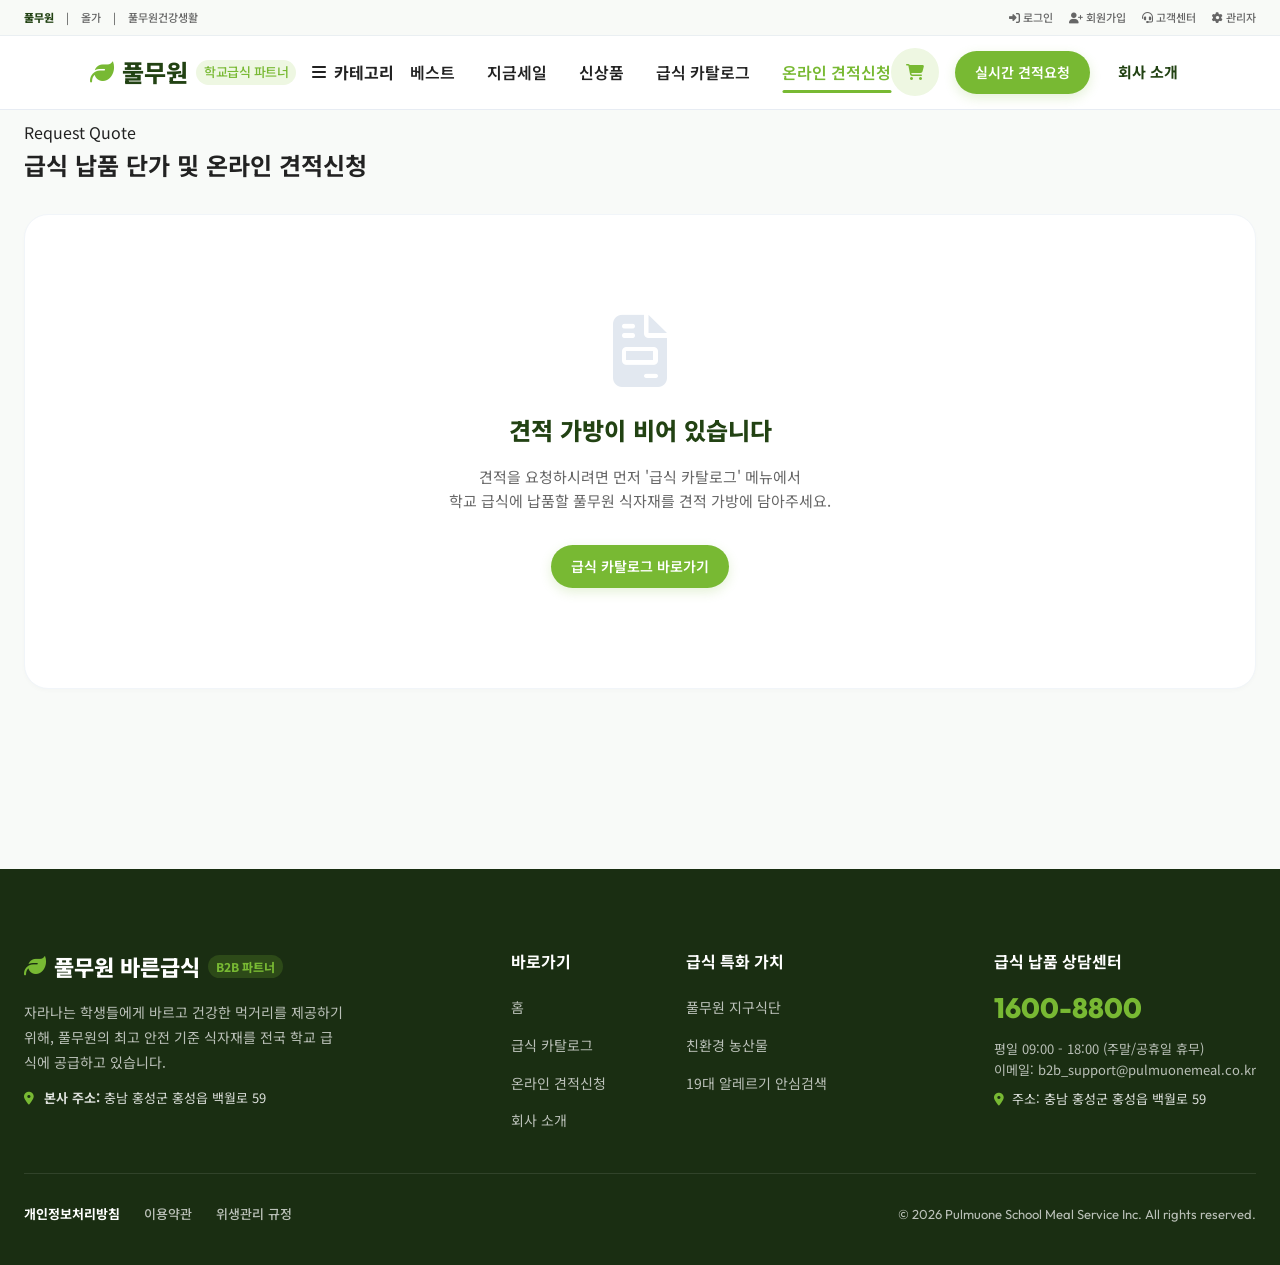
<file: quote.html>
<!DOCTYPE html>
<html lang="ko">
<head>
  <meta charset="UTF-8">
  <meta name="viewport" content="width=device-width, initial-scale=1.0">
  <title>온라인 견적신청 - 풀무원 바른급식 파트너</title>
  <meta name="description" content="학교 급식용 풀무원 식자재 견적을 간편하게 요청해 보세요. 최적의 납품가와 배송 주기를 제안해 드립니다.">
  
  <!-- FontAwesome CDN -->
  <link rel="stylesheet" href="https://cdnjs.cloudflare.com/ajax/libs/font-awesome/6.4.0/css/all.min.css">
  
  <!-- CSS Stylesheets -->
  <link rel="stylesheet" href="styles/main.css?v=1.1">
  <link rel="stylesheet" href="styles/components.css?v=1.1">
  
  <style>
    /* 견적신청 페이지 전용 스타일 */
    .quote-wrapper {
      padding-top: 120px;
      padding-bottom: 80px;
    }

    .quote-layout {
      display: grid;
      grid-template-columns: 1fr 420px;
      gap: 40px;
      margin-top: 30px;
    }

    /* B2B 입력 폼 */
    .quote-form-card {
      background-color: white;
      border-radius: var(--radius-lg);
      padding: 40px;
      box-shadow: var(--shadow-sm);
      border: 1px solid var(--border-light);
    }

    .form-group-row {
      display: grid;
      grid-template-columns: 1fr 1fr;
      gap: 20px;
      margin-bottom: 24px;
    }

    .form-control-group {
      display: flex;
      flex-direction: column;
      gap: 8px;
      margin-bottom: 24px;
    }

    .form-control-group.no-margin {
      margin-bottom: 0;
    }

    .form-label {
      font-size: 14px;
      font-weight: 700;
      color: var(--secondary-color);
      display: flex;
      align-items: center;
      gap: 4px;
    }

    .form-label span.required {
      color: var(--accent-color);
    }

    .input-field, .select-field, .textarea-field {
      width: 100%;
      background-color: var(--bg-main);
      border: 1px solid var(--border-color);
      padding: 14px 16px;
      border-radius: var(--radius-sm);
      font-size: 14px;
      transition: all var(--transition-fast);
    }

    .input-field:focus, .select-field:focus, .textarea-field:focus {
      border-color: var(--primary-color);
      background-color: white;
      box-shadow: 0 0 0 3px var(--primary-light);
    }

    .textarea-field {
      height: 120px;
      resize: none;
    }

    /* 요약 패널 */
    .summary-sidebar {
      background-color: white;
      border-radius: var(--radius-lg);
      padding: 30px;
      box-shadow: var(--shadow-sm);
      border: 1px solid var(--border-light);
      align-self: start;
      position: sticky;
      top: 100px;
    }

    .summary-title {
      font-size: 18px;
      font-weight: 800;
      color: var(--secondary-color);
      margin-bottom: 20px;
      border-bottom: 1px solid var(--border-light);
      padding-bottom: 12px;
      display: flex;
      align-items: center;
      gap: 8px;
    }

    .summary-item-list {
      max-height: 280px;
      overflow-y: auto;
      margin-bottom: 20px;
      padding-right: 6px;
    }

    .summary-product-item {
      display: flex;
      justify-content: space-between;
      align-items: center;
      font-size: 13px;
      padding: 10px 0;
      border-bottom: 1px dashed var(--border-light);
    }

    .summary-product-name {
      font-weight: 700;
      color: var(--text-dark);
      white-space: nowrap;
      overflow: hidden;
      text-overflow: ellipsis;
      max-width: 240px;
    }

    .summary-product-qty {
      color: var(--text-muted);
    }

    /* 알레르기 브리핑 리포트 */
    .allergy-briefing-report {
      background-color: #fffaf0;
      border: 1px solid #feebc8;
      border-radius: var(--radius-md);
      padding: 16px;
      margin-bottom: 24px;
    }

    .allergy-brief-title {
      font-size: 13px;
      font-weight: 700;
      color: #dd6b20;
      margin-bottom: 8px;
      display: flex;
      align-items: center;
      gap: 6px;
    }

    .allergy-brief-list {
      font-size: 12px;
      color: #7b341e;
      line-height: 1.5;
    }

    .allergy-brief-list span {
      font-weight: 700;
      color: var(--accent-color);
    }

    .btn-submit-quote-page {
      background-color: var(--primary-color);
      color: white;
      font-size: 16px;
      font-weight: 700;
      padding: 16px;
      border-radius: var(--radius-full);
      width: 100%;
      text-align: center;
      box-shadow: 0 4px 16px rgba(120, 185, 51, 0.2);
      transition: all var(--transition-normal);
    }

    .btn-submit-quote-page:hover {
      background-color: var(--primary-hover);
      transform: translateY(-2px);
      box-shadow: 0 6px 20px rgba(120, 185, 51, 0.3);
    }

    /* 견적 완료 성공 카드 스타일 */
    .success-container {
      text-align: center;
      padding: 60px 40px;
      background-color: white;
      border-radius: var(--radius-lg);
      box-shadow: var(--shadow-md);
      max-width: 600px;
      margin: 40px auto;
      border: 1px solid var(--border-light);
    }

    .success-icon {
      font-size: 64px;
      color: var(--primary-color);
      margin-bottom: 24px;
    }

    .success-title {
      font-size: 28px;
      font-weight: 800;
      color: var(--secondary-color);
      margin-bottom: 16px;
    }

    .success-desc {
      font-size: 15px;
      color: var(--text-muted);
      line-height: 1.7;
      margin-bottom: 32px;
    }

    @media (max-width: 992px) {
      .quote-layout {
        grid-template-columns: 1fr;
      }
      .summary-sidebar {
        position: relative;
        top: 0;
      }
    }
  </style>
</head>
<body>

  <!-- 헤더 -->
  <header>
    <!-- 상단 유틸 바 -->
    <div class="top-header">
      <div class="container top-header-inner">
        <div class="top-brands">
          <span class="active">풀무원</span> | 
          <span>올가</span> | 
          <span>풀무원건강생활</span>
        </div>
        <div class="top-nav">
          <a href="#" onclick="openLoginModal(event)"><i class="fas fa-sign-in-alt"></i> 로그인</a>
          <a href="#" onclick="openSignupModal(event)"><i class="fas fa-user-plus"></i> 회원가입</a>
          <a href="#" onclick="openCsModal(event)"><i class="fas fa-headset"></i> 고객센터</a>
          <a href="admin.html" title="관리자 콘솔"><i class="fas fa-cog"></i> 관리자</a>
        </div>
      </div>
    </div>
    
    <!-- 메인 GNB 바 -->
    <div class="container header-inner">
      <div class="logo">
        <a href="index.html">
          <i class="fas fa-leaf" style="color: var(--primary-color);"></i>
          풀무원
          <span class="sub-brand">학교급식 파트너</span>
        </a>
      </div>
      
      <!-- 카테고리 메뉴 토글러 및 메가 드롭다운 -->
      <div class="category-menu-wrapper">
        <button class="btn-category-toggle" id="megaMenuToggleBtn">
          <i class="fas fa-bars"></i> 카테고리
        </button>
        <div class="mega-dropdown-panel" id="megaDropdownPanel">
          <ul>
            <li><a href="products.html?filter=category_earth-diet"><i class="fas fa-earth-asia"></i> 지속가능먹거리</a></li>
            <li><a href="products.html?filter=category_tofu-vegetables"><i class="fas fa-egg"></i> 두부·콩나물·달걀</a></li>
            <li><a href="products.html?filter=category_vegetables"><i class="fas fa-wheat-awn"></i> 과일·채소·쌀</a></li>
            <li><a href="products.html?filter=category_processed"><i class="fas fa-fish"></i> 정육·수산·가공식품</a></li>
            <li><a href="products.html?filter=category_dumpling-noodle"><i class="fas fa-pizza-slice"></i> 만두·피자·면요리</a></li>
            <li><a href="products.html?filter=category_soup-side"><i class="fas fa-bowl-food"></i> 국·탕·반찬·양념</a></li>
            <li><a href="products.html?filter=category_snacks"><i class="fas fa-cookie"></i> 과자·간식·음료</a></li>
            <li><a href="products.html?filter=category_health"><i class="fas fa-capsules"></i> 건강식품·녹즙</a></li>
          </ul>
        </div>
      </div>


      <nav class="nav-menu">
        <a href="products.html?filter=best" class="nav-item">베스트</a>
        <a href="products.html?filter=sale" class="nav-item">지금세일</a>
        <a href="products.html?filter=new" class="nav-item">신상품</a>
        <a href="products.html" class="nav-item">급식 카탈로그</a>
        <a href="quote.html" class="nav-item active">온라인 견적신청</a>
      </nav>
      
      <div class="header-actions">
        <button class="btn-cart-toggle" title="견적 가방 열기 (쇼핑카트)" aria-label="견적 가방 열기">
          <i class="fas fa-shopping-cart"></i>
          <span class="cart-count">0</span>
        </button>
        <a href="quote.html" class="btn-quote-nav">실시간 견적요청</a>
        <a href="about.html" class="nav-about-right">회사 소개</a>
        <button class="btn-mobile-menu" id="mobileMenuBtn">
          <i class="fas fa-bars"></i>
        </button>
      </div>
    </div>
  </header>

  <!-- 모바일 네비게이션 오프캔버스 드로어 -->
  <div class="mobile-nav-overlay" id="mobileNavOverlay">
    <div class="mobile-nav-drawer">
      <div class="mobile-nav-header">
        <div class="mobile-logo">
          <i class="fas fa-leaf" style="color: var(--primary-color);"></i>
          <span>풀무원 파트너</span>
        </div>
        <button class="btn-close-mobile-nav" id="btnCloseMobileNav">
          <i class="fas fa-times"></i>
        </button>
      </div>
      <div class="mobile-nav-body">
        <div class="mobile-user-utility">
          <a href="#"><i class="fas fa-user"></i> 로그인</a>
          <a href="#"><i class="fas fa-user-plus"></i> 회원가입</a>
          <a href="admin.html"><i class="fas fa-cog"></i> 관리자</a>
        </div>
        <div class="mobile-menu-section">
          <h4>주요 메뉴</h4>
          <ul>
            <li><a href="products.html?filter=best"><i class="fas fa-crown"></i> 베스트</a></li>
            <li><a href="products.html?filter=sale"><i class="fas fa-tag"></i> 지금세일</a></li>
            <li><a href="products.html?filter=new"><i class="fas fa-sparkles"></i> 신상품</a></li>
            <li><a href="products.html"><i class="fas fa-book-open"></i> 급식 카탈로그</a></li>
            <li><a href="quote.html"><i class="fas fa-file-signature"></i> 온라인 견적신청</a></li>
            <li><a href="about.html"><i class="fas fa-building"></i> 회사 소개</a></li>
          </ul>
        </div>
        <div class="mobile-menu-section">
          <h4>카테고리 탐색</h4>
          <ul>
            <li><a href="products.html?filter=category_earth-diet"><i class="fas fa-earth-asia"></i> 지속가능먹거리</a></li>
            <li><a href="products.html?filter=category_tofu-vegetables"><i class="fas fa-egg"></i> 두부·콩나물·달걀</a></li>
            <li><a href="products.html?filter=category_vegetables"><i class="fas fa-wheat-awn"></i> 과일·채소·쌀</a></li>
            <li><a href="products.html?filter=category_processed"><i class="fas fa-fish"></i> 정육·수산·가공식품</a></li>
            <li><a href="products.html?filter=category_dumpling-noodle"><i class="fas fa-pizza-slice"></i> 만두·피자·면요리</a></li>
            <li><a href="products.html?filter=category_soup-side"><i class="fas fa-bowl-food"></i> 국·탕·반찬·양념</a></li>
            <li><a href="products.html?filter=category_snacks"><i class="fas fa-cookie"></i> 과자·간식·음료</a></li>
            <li><a href="products.html?filter=category_health"><i class="fas fa-capsules"></i> 건강식품·녹즙</a></li>
          </ul>
        </div>

      </div>
      <div class="mobile-nav-footer">
        <a href="quote.html" class="btn-mobile-quote-req"><i class="fas fa-paper-plane"></i> 실시간 견적요청</a>
      </div>
    </div>
  </div>

  <!-- 견적신청 콘텐츠 -->
  <main class="quote-wrapper container" id="quoteMainContent">
    <div class="section-header" style="text-align: left; margin-bottom: 30px;">
      <span class="section-subtitle">Request Quote</span>
      <h2 class="section-title">급식 납품 단가 및 온라인 견적신청</h2>
    </div>

    <!-- 장바구니에 상품이 있을 때 렌더링 -->
    <div class="quote-layout" id="quoteLayout">
      <!-- 1. 좌측 정보 입력 폼 -->
      <section class="quote-form-card">
        <form id="quoteForm" onsubmit="handleQuoteSubmit(event)">
          <h3 style="font-size: 18px; font-weight: 800; color: var(--secondary-color); margin-bottom: 24px; display: flex; align-items: center; justify-content: space-between; gap: 8px;">
            <span><i class="fas fa-school" style="color: var(--primary-color);"></i> 학교 및 기관 정보</span>
            <button type="button" id="btnFillDemo" style="font-size: 11px; color: var(--primary-color); border: 1px solid var(--primary-color); padding: 4px 10px; border-radius: var(--radius-sm); font-weight: 500; transition: all 0.2s;">테스트 자동입력</button>
          </h3>

          <div class="form-group-row">
            <div class="form-control-group">
              <label class="form-label">학교명 <span class="required">*</span></label>
              <input type="text" class="input-field" id="schoolName" placeholder="예: 바른초등학교" required>
            </div>
            <div class="form-control-group">
              <label class="form-label">소속 교육청</label>
              <input type="text" class="input-field" id="officeOfEducation" placeholder="예: 서울특별시교육청">
            </div>
          </div>

          <div class="form-group-row">
            <div class="form-control-group">
              <label class="form-label">영양교사 성함 <span class="required">*</span></label>
              <input type="text" class="input-field" id="teacherName" placeholder="예: 김풀무" required>
            </div>
            <div class="form-control-group">
              <label class="form-label">연락처 <span class="required">*</span></label>
              <input type="tel" class="input-field" id="teacherTel" placeholder="예: 010-1234-5678" required>
            </div>
          </div>

          <div class="form-control-group">
            <label class="form-label">이메일 주소 <span class="required">*</span></label>
            <input type="email" class="input-field" id="teacherEmail" placeholder="예: teacher@school.es.kr" required>
          </div>

          <h3 style="font-size: 18px; font-weight: 800; color: var(--secondary-color); margin-top: 40px; margin-bottom: 24px; display: flex; align-items: center; gap: 8px;">
            <i class="fas fa-truck" style="color: var(--primary-color);"></i> 납품 및 급식 계획 정보
          </h3>

          <div class="form-group-row">
            <div class="form-control-group">
              <label class="form-label">급식(식수) 인원 <span class="required">*</span></label>
              <input type="number" class="input-field" id="mealCount" placeholder="예: 500" min="10" required>
            </div>
            <div class="form-control-group">
              <label class="form-label">희망 납품 시작일 <span class="required">*</span></label>
              <input type="date" class="input-field" id="deliveryStartDate" required>
            </div>
          </div>

          <div class="form-group-row">
            <div class="form-control-group">
              <label class="form-label">배송 희망 주기 <span class="required">*</span></label>
              <select class="select-field" id="deliveryCycle" required>
                <option value="daily">매일 배송 (조리 전 배식)</option>
                <option value="mon-wed-fri">주 3회 배송 (월, 수, 금)</option>
                <option value="weekly">주 1회 배송</option>
              </select>
            </div>
            <div class="form-control-group">
              <label class="form-label">보관 형태 지원 요청</label>
              <select class="select-field" id="storageType">
                <option value="refrigerated">냉장 제품 위주</option>
                <option value="frozen">냉동 식자재 위주</option>
                <option value="both">냉장/냉동 혼합</option>
              </select>
            </div>
          </div>

          <div class="form-control-group no-margin">
            <label class="form-label">추가 요청사항</label>
            <textarea class="textarea-field" id="extraRequest" placeholder="특정 규격 요청이나 교육청 예산 가이드라인, 알레르기 대체급식 지원 등 기타 세부 사항이 있으시면 입력해 주십시오."></textarea>
          </div>
        </form>
      </section>

      <!-- 2. 우측 요약 패널 -->
      <aside class="summary-sidebar">
        <h3 class="summary-title">
          <i class="fas fa-receipt" style="color: var(--primary-color);"></i> 견적 품목 요약
        </h3>
        
        <!-- 신청 상품 요약 리스트 -->
        <div class="summary-item-list" id="quoteSummaryItems">
          <!-- 동적 주입 -->
        </div>

        <!-- 알레르기 브리핑 리포트 (B2B 디테일) -->
        <div class="allergy-briefing-report">
          <div class="allergy-brief-title">
            <i class="fas fa-info-circle"></i> 포함 알레르기 유발원 리포트
          </div>
          <div class="allergy-brief-list" id="quoteAllergyReport">
            선택된 식자재에 포함된 알레르기 성분이 표시됩니다.
          </div>
        </div>

        <!-- 견적 합계 요약 -->
        <div style="border-top: 1px solid var(--border-color); padding-top: 20px; margin-bottom: 24px;">
          <div class="summary-row" style="margin-bottom: 12px;">
            <span>총 품목 수</span>
            <span id="summaryTotalCount">0개</span>
          </div>
          <div class="summary-row total">
            <span>예상 견적가</span>
            <span class="price" id="summaryTotalPrice">0원</span>
          </div>
        </div>

        <button type="submit" form="quoteForm" class="btn-submit-quote-page" id="submitQuoteBtn">
          단가 제안 요청서 제출
        </button>
      </aside>
    </div>

    <!-- 장바구니에 상품이 없을 때 노출할 빈 상태 레이아웃 -->
    <div id="quoteEmptyState" style="display: none; text-align: center; padding: 100px 24px; background-color: white; border-radius: var(--radius-lg); box-shadow: var(--shadow-sm); border: 1px solid var(--border-light);">
      <i class="fas fa-file-invoice" style="font-size: 72px; color: var(--border-color); margin-bottom: 24px;"></i>
      <h3 style="font-size: 24px; font-weight: 800; color: var(--secondary-color); margin-bottom: 16px;">견적 가방이 비어 있습니다</h3>
      <p style="color: var(--text-muted); font-size: 15px; margin-bottom: 32px; line-height: 1.6;">
        견적을 요청하시려면 먼저 '급식 카탈로그' 메뉴에서<br>학교 급식에 납품할 풀무원 식자재를 견적 가방에 담아주세요.
      </p>
      <a href="products.html" class="btn-quote-nav" style="display: inline-block;">급식 카탈로그 바로가기</a>
    </div>
  </main>

  <!-- 푸터 -->
  <footer>
    <div class="container">
      <div class="footer-top">
        <div class="footer-info-brand">
          <h3>
            <i class="fas fa-leaf" style="color: var(--primary-color);"></i>
            풀무원 바른급식
            <span class="footer-sub">B2B 파트너</span>
          </h3>
          <p>자라나는 학생들에게 바르고 건강한 먹거리를 제공하기 위해, 풀무원의 최고 안전 기준 식자재를 전국 학교 급식에 공급하고 있습니다.</p>
          <p style="font-size: 13px; color: rgba(255, 255, 255, 0.85); margin-top: 10px;">
            <i class="fas fa-map-marker-alt" style="color: var(--primary-color); margin-right: 6px;"></i>
            <strong>본사 주소:</strong> 충남 홍성군 홍성읍 백월로 59
          </p>
        </div>

        <div class="footer-links-group">
          <div class="footer-links">
            <h4>바로가기</h4>
            <ul>
              <li><a href="index.html">홈</a></li>
              <li><a href="products.html">급식 카탈로그</a></li>
              <li><a href="quote.html">온라인 견적신청</a></li>
              <li><a href="about.html">회사 소개</a></li>
            </ul>
          </div>
          <div class="footer-links">
            <h4>급식 특화 가치</h4>
            <ul>
              <li><a href="products.html?filter=earth-diet">풀무원 지구식단</a></li>
              <li><a href="products.html?filter=tofu-vegetables">친환경 농산물</a></li>
              <li><a href="products.html">19대 알레르기 안심검색</a></li>
            </ul>
          </div>
        </div>
        <div class="footer-cs">
          <h4>급식 납품 상담센터</h4>
          <div class="tel">1600-8800</div>
          <p>평일 09:00 - 18:00 (주말/공휴일 휴무)<br>이메일: b2b_support@pulmuonemeal.co.kr</p>
          <p style="margin-top: 8px; font-size: 13px; color: rgba(255, 255, 255, 0.85);"><i class="fas fa-map-marker-alt" style="color: var(--primary-color); margin-right: 4px;"></i> 주소: 충남 홍성군 홍성읍 백월로 59</p>
        </div>

      </div>
      <div class="footer-bottom">
        <div class="footer-legal">
          <a href="#" class="bold">개인정보처리방침</a>
          <a href="#">이용약관</a>
          <a href="#">위생관리 규정</a>
        </div>
        <div class="footer-copyright">
          &copy; 2026 Pulmuone School Meal Service Inc. All rights reserved.
        </div>
      </div>
    </div>
  </footer>

  <!-- Scripts -->
  <script src="js/data.js?v=18"></script>
  <script src="js/cart.js?v=18"></script>
  <script src="js/auth.js?v=18"></script>
  <script src="js/quote.js?v=18"></script>
</body>
</html>
</file>
<file: styles/main.css>
@import url('https://fonts.googleapis.com/css2?family=Noto+Sans+KR:wght@300;400;500;700;900&family=Outfit:wght@300;400;500;600;700;800&display=swap');

:root {
  --primary-color: #78B933; /* 풀무원 시그니처 그린 */
  --primary-hover: #67a329;
  --primary-light: #eef7e2;
  --secondary-color: #224213; /* 풀무원 딥 그린 */
  --accent-color: #E05A47; /* 경고/알레르기 강조용 코랄 레드 */
  --text-dark: #222222;
  --text-muted: #666666;
  --text-light: #999999;
  --bg-main: #F8FAF8; /* 맑고 신선한 느낌의 아주 연한 회녹색 배경 */
  --bg-card: #FFFFFF;
  --border-color: #E2E8F0;
  --border-light: #F1F5F9;
  
  --shadow-sm: 0 2px 4px rgba(0, 0, 0, 0.02);
  --shadow-md: 0 10px 20px rgba(120, 185, 51, 0.05), 0 2px 8px rgba(0, 0, 0, 0.04);
  --shadow-lg: 0 20px 40px rgba(120, 185, 51, 0.08), 0 4px 16px rgba(0, 0, 0, 0.06);
  --shadow-inset: inset 0 2px 4px rgba(0, 0, 0, 0.06);
  
  --radius-sm: 8px;
  --radius-md: 16px;
  --radius-lg: 24px;
  --radius-full: 9999px;
  
  --transition-fast: 0.2s cubic-bezier(0.4, 0, 0.2, 1);
  --transition-normal: 0.3s cubic-bezier(0.4, 0, 0.2, 1);
  --transition-slow: 0.5s cubic-bezier(0.4, 0, 0.2, 1);
}

* {
  box-sizing: border-box;
  margin: 0;
  padding: 0;
}

body {
  font-family: 'Noto Sans KR', 'Outfit', sans-serif;
  background-color: var(--bg-main);
  color: var(--text-dark);
  line-height: 1.6;
  overflow-x: hidden;
  -webkit-font-smoothing: antialiased;
}

a {
  color: inherit;
  text-decoration: none;
}

ul {
  list-style: none;
}

button, input, select, textarea {
  font-family: inherit;
  font-size: inherit;
  color: inherit;
  border: none;
  background: none;
  outline: none;
}

button {
  cursor: pointer;
}

/* 스크롤바 디자인 */
::-webkit-scrollbar {
  width: 10px;
}
::-webkit-scrollbar-track {
  background: var(--bg-main);
}
::-webkit-scrollbar-thumb {
  background: #cbd5e1;
  border-radius: var(--radius-full);
  border: 3px solid var(--bg-main);
}
::-webkit-scrollbar-thumb:hover {
  background: var(--primary-color);
}

/* 레이아웃 정의 */
.container {
  max-width: 1280px;
  margin: 0 auto;
  padding: 0 24px;
}

/* 헤더 & 내비게이션 (Glassmorphism) */
/* 상단 유틸리티 헤더 */
.top-header {
  height: 36px;
  background-color: #f8faf7;
  border-bottom: 1px solid rgba(226, 232, 240, 0.6);
  font-size: 11px;
  font-weight: 500;
  color: var(--text-muted);
  transition: all var(--transition-normal);
}

.top-header-inner {
  display: flex;
  justify-content: space-between;
  align-items: center;
  height: 100%;
}

.top-brands {
  display: flex;
  gap: 12px;
  align-items: center;
}

.top-brands span {
  cursor: pointer;
  transition: color var(--transition-fast);
}

.top-brands span:hover {
  color: var(--primary-color);
}

.top-brands span.active {
  color: var(--secondary-color);
  font-weight: 800;
}

.top-nav {
  display: flex;
  gap: 16px;
  align-items: center;
}

.top-nav a {
  transition: color var(--transition-fast);
}

.top-nav a:hover {
  color: var(--primary-color);
}

header {
  position: fixed;
  top: 0;
  left: 0;
  width: 100%;
  height: 110px; /* 36px + 74px */
  background-color: rgba(255, 255, 255, 0.9);
  backdrop-filter: blur(20px);
  -webkit-backdrop-filter: blur(20px);
  border-bottom: 1px solid rgba(226, 232, 240, 0.8);
  z-index: 1000;
  transition: all var(--transition-normal);
  display: flex;
  flex-direction: column;
}

header.scrolled {
  height: 70px;
  background-color: rgba(255, 255, 255, 0.95);
  box-shadow: 0 4px 20px rgba(0, 0, 0, 0.05);
}

header.scrolled .top-header {
  height: 0;
  opacity: 0;
  overflow: hidden;
  border-bottom: none;
}

.header-inner {
  display: flex;
  align-items: center;
  justify-content: space-between;
  height: 74px;
  transition: height var(--transition-normal);
}

header.scrolled .header-inner {
  height: 70px;
}

.logo a {
  display: flex;
  align-items: center;
  gap: 8px;
  font-size: 24px;
  font-weight: 800;
  color: var(--secondary-color);
}

.logo img {
  height: 38px;
  object-fit: contain;
}

.logo .sub-brand {
  font-size: 13px;
  font-weight: 500;
  color: var(--primary-color);
  background-color: var(--primary-light);
  padding: 2px 8px;
  border-radius: var(--radius-full);
  letter-spacing: -0.5px;
}

.nav-menu {
  display: flex;
  gap: 32px;
}

.nav-item {
  position: relative;
  font-size: 16px;
  font-weight: 600;
  color: var(--text-dark);
  padding: 8px 0;
  transition: color var(--transition-fast);
}

.nav-item::after {
  content: '';
  position: absolute;
  bottom: 0;
  left: 50%;
  width: 0;
  height: 3px;
  background-color: var(--primary-color);
  border-radius: var(--radius-full);
  transform: translateX(-50%);
  transition: width var(--transition-normal);
}

.nav-item:hover {
  color: var(--primary-color);
}

.nav-item.active {
  color: var(--primary-color);
}

.nav-item.active::after,
.nav-item:hover::after {
  width: 100%;
}

.header-actions {
  display: flex;
  align-items: center;
  gap: 16px;
}

/* 플로팅 견적가방 버튼 */
.btn-cart-toggle {
  position: relative;
  display: flex;
  align-items: center;
  justify-content: center;
  width: 48px;
  height: 48px;
  background-color: var(--primary-light);
  border-radius: var(--radius-full);
  color: var(--primary-color);
  transition: all var(--transition-normal);
}

.btn-cart-toggle:hover {
  background-color: var(--primary-color);
  color: white;
  transform: translateY(-2px);
}

.cart-count {
  position: absolute;
  top: -2px;
  right: -2px;
  background-color: var(--accent-color);
  color: white;
  font-size: 11px;
  font-weight: 700;
  min-width: 18px;
  height: 18px;
  border-radius: var(--radius-full);
  display: flex;
  align-items: center;
  justify-content: center;
  padding: 0 4px;
  border: 2px solid white;
}

.btn-quote-nav {
  background-color: var(--primary-color);
  color: white;
  padding: 10px 20px;
  border-radius: var(--radius-full);
  font-weight: 600;
  font-size: 14px;
  box-shadow: 0 4px 12px rgba(120, 185, 51, 0.2);
  transition: all var(--transition-normal);
}

.btn-quote-nav:hover {
  background-color: var(--primary-hover);
  transform: translateY(-2px);
  box-shadow: 0 6px 16px rgba(120, 185, 51, 0.3);
}

.nav-about-right {
  font-weight: 700;
  font-size: 15px;
  color: var(--secondary-color);
  padding: 8px 12px;
  border-radius: var(--radius-sm);
  transition: all var(--transition-fast);
  display: inline-flex;
  align-items: center;
  gap: 4px;
}

.nav-about-right:hover {
  color: var(--primary-color);
}

.nav-about-right.active {
  color: var(--primary-color);
}

/* 푸터 디자인 */
footer {
  background-color: #1a2e12;
  color: rgba(255, 255, 255, 0.7);
  padding: 80px 0 40px 0;
  margin-top: 100px;
}

.footer-top {
  display: flex;
  justify-content: space-between;
  flex-wrap: wrap;
  gap: 40px;
  padding-bottom: 40px;
  border-bottom: 1px solid rgba(255, 255, 255, 0.1);
}

.footer-info-brand h3 {
  color: white;
  font-size: 22px;
  font-weight: 800;
  margin-bottom: 16px;
  display: flex;
  align-items: center;
  gap: 8px;
}

.footer-info-brand .footer-sub {
  font-size: 12px;
  background-color: rgba(120, 185, 51, 0.2);
  color: var(--primary-color);
  padding: 2px 8px;
  border-radius: var(--radius-full);
}

.footer-info-brand p {
  font-size: 14px;
  max-width: 320px;
  line-height: 1.8;
}

.footer-links-group {
  display: flex;
  gap: 80px;
}

.footer-links h4 {
  color: white;
  font-size: 16px;
  font-weight: 700;
  margin-bottom: 20px;
}

.footer-links ul {
  display: flex;
  flex-direction: column;
  gap: 12px;
}

.footer-links a {
  font-size: 14px;
  transition: color var(--transition-fast);
}

.footer-links a:hover {
  color: var(--primary-color);
}

.footer-cs h4 {
  color: white;
  font-size: 16px;
  font-weight: 700;
  margin-bottom: 12px;
}

.footer-cs .tel {
  font-family: 'Outfit', sans-serif;
  font-size: 28px;
  font-weight: 800;
  color: var(--primary-color);
  margin-bottom: 8px;
}

.footer-cs p {
  font-size: 13px;
  line-height: 1.6;
}

.footer-bottom {
  padding-top: 30px;
  display: flex;
  justify-content: space-between;
  align-items: center;
  flex-wrap: wrap;
  gap: 20px;
  font-size: 13px;
}

.footer-legal {
  display: flex;
  gap: 24px;
}

.footer-legal a {
  font-weight: 500;
}

.footer-legal a.bold {
  color: white;
  font-weight: 700;
}

.footer-copyright {
  font-family: 'Outfit', sans-serif;
}

/* 애니메이션 */
@keyframes fadeInUp {
  from {
    opacity: 0;
    transform: translateY(30px);
  }
  to {
    opacity: 1;
    transform: translateY(0);
  }
}

@keyframes fadeIn {
  from { opacity: 0; }
  to { opacity: 1; }
}

@keyframes slideInRight {
  from { transform: translateX(100%); }
  to { transform: translateX(0); }
}

.animate-fade-in-up {
  animation: fadeInUp 0.8s cubic-bezier(0.25, 1, 0.5, 1) forwards;
}

.animate-fade-in {
  animation: fadeIn 0.5s ease forwards;
}

/* 모바일 햄버거 메뉴 및 모바일 대응 */
.btn-mobile-menu {
  display: none;
  font-size: 22px;
  color: var(--text-dark);
  width: 40px;
  height: 40px;
  border-radius: var(--radius-full);
  align-items: center;
  justify-content: center;
  transition: background-color var(--transition-fast);
}

.btn-mobile-menu:hover {
  background-color: var(--primary-light);
  color: var(--primary-color);
}

/* 모바일 네비게이션 오프캔버스 드로어 */
.mobile-nav-overlay {
  position: fixed;
  top: 0;
  left: 0;
  width: 100%;
  height: 100%;
  background-color: rgba(0, 0, 0, 0.5);
  backdrop-filter: blur(4px);
  z-index: 3000;
  opacity: 0;
  pointer-events: none;
  transition: opacity var(--transition-normal);
}

.mobile-nav-overlay.open {
  opacity: 1;
  pointer-events: auto;
}

.mobile-nav-drawer {
  position: fixed;
  top: 0;
  left: 0;
  width: 85%;
  max-width: 320px;
  height: 100%;
  background-color: white;
  z-index: 3001;
  box-shadow: 10px 0 30px rgba(0, 0, 0, 0.15);
  display: flex;
  flex-direction: column;
  transform: translateX(-100%);
  transition: transform var(--transition-normal);
}

.mobile-nav-overlay.open .mobile-nav-drawer {
  transform: translateX(0);
}

.mobile-nav-header {
  padding: 20px;
  border-bottom: 1px solid var(--border-color);
  display: flex;
  align-items: center;
  justify-content: space-between;
  background-color: var(--bg-main);
}

.mobile-logo {
  display: flex;
  align-items: center;
  gap: 8px;
  font-weight: 800;
  font-size: 18px;
  color: var(--secondary-color);
}

.btn-close-mobile-nav {
  width: 36px;
  height: 36px;
  border-radius: var(--radius-full);
  display: flex;
  align-items: center;
  justify-content: center;
  font-size: 18px;
  color: var(--text-muted);
  transition: all var(--transition-fast);
}

.btn-close-mobile-nav:hover {
  background-color: var(--border-color);
  color: var(--text-dark);
}

.mobile-nav-body {
  flex-grow: 1;
  overflow-y: auto;
  padding: 20px;
  display: flex;
  flex-direction: column;
  gap: 24px;
}

.mobile-user-utility {
  display: flex;
  gap: 10px;
  padding-bottom: 16px;
  border-bottom: 1px dashed var(--border-color);
}

.mobile-user-utility a {
  flex: 1;
  text-align: center;
  padding: 10px 8px;
  background-color: var(--bg-main);
  border-radius: var(--radius-sm);
  font-size: 12px;
  font-weight: 600;
  color: var(--text-dark);
  display: flex;
  align-items: center;
  justify-content: center;
  gap: 6px;
}

.mobile-menu-section h4 {
  font-size: 12px;
  font-weight: 700;
  color: var(--text-light);
  text-transform: uppercase;
  margin-bottom: 10px;
  letter-spacing: 0.5px;
}

.mobile-menu-section ul {
  display: flex;
  flex-direction: column;
  gap: 4px;
}

.mobile-menu-section li a {
  display: flex;
  align-items: center;
  gap: 12px;
  padding: 12px 14px;
  font-size: 15px;
  font-weight: 600;
  color: var(--text-dark);
  border-radius: var(--radius-sm);
  transition: all var(--transition-fast);
}

.mobile-menu-section li a i {
  color: var(--primary-color);
  width: 20px;
  text-align: center;
}

.mobile-menu-section li a:hover {
  background-color: var(--primary-light);
  color: var(--primary-color);
}

.mobile-nav-footer {
  padding: 20px;
  border-top: 1px solid var(--border-color);
  background-color: var(--bg-main);
}

.btn-mobile-quote-req {
  display: flex;
  align-items: center;
  justify-content: center;
  gap: 8px;
  width: 100%;
  padding: 14px;
  background-color: var(--primary-color);
  color: white;
  border-radius: var(--radius-full);
  font-weight: 700;
  font-size: 14px;
  box-shadow: 0 4px 12px rgba(120, 185, 51, 0.3);
}

/* 미디어 쿼리 종합 최적화 */
@media (max-width: 992px) {
  .nav-menu {
    display: none !important;
  }
  .top-header {
    display: none;
  }
  header {
    height: 64px !important;
  }
  header.scrolled {
    height: 64px !important;
  }
  .header-inner {
    height: 64px !important;
  }
  header.scrolled .header-inner {
    height: 64px !important;
  }
  .btn-mobile-menu {
    display: flex !important;
  }
  .btn-quote-nav {
    display: none;
  }
  .logo a {
    font-size: 20px;
  }
  .logo img {
    height: 32px;
  }
  .logo .sub-brand {
    font-size: 11px;
    padding: 2px 6px;
  }
  .footer-links-group {
    gap: 40px;
  }
}

@media (max-width: 768px) {
  .container {
    padding: 0 16px;
  }
  footer {
    padding: 50px 0 30px 0;
    margin-top: 60px;
  }
  .footer-top {
    flex-direction: column;
    gap: 24px;
  }
  .footer-links-group {
    flex-direction: column;
    gap: 20px;
  }
  .footer-bottom {
    flex-direction: column;
    align-items: flex-start;
    gap: 12px;
  }
}

@media (max-width: 480px) {
  .logo .sub-brand {
    display: none;
  }
  .btn-cart-toggle {
    width: 40px;
    height: 40px;
  }
}
</file>
<file: styles/components.css>
/* 상품 그리드 및 카드 디자인 */
.product-grid {
  display: grid;
  grid-template-columns: repeat(auto-fill, minmax(280px, 1fr));
  gap: 30px;
  padding: 20px 0;
}

.product-card {
  background-color: var(--bg-card);
  border-radius: var(--radius-md);
  overflow: hidden;
  box-shadow: var(--shadow-sm);
  border: 1px solid var(--border-light);
  transition: all var(--transition-normal);
  display: flex;
  flex-direction: column;
  position: relative;
}

.product-card:hover {
  transform: translateY(-8px);
  box-shadow: var(--shadow-lg);
  border-color: rgba(120, 185, 51, 0.3);
}

.product-badge {
  position: absolute;
  top: 16px;
  left: 16px;
  z-index: 10;
  display: flex;
  flex-direction: column;
  gap: 6px;
}

.badge {
  font-size: 11px;
  font-weight: 700;
  padding: 4px 10px;
  border-radius: var(--radius-full);
  color: white;
  text-transform: uppercase;
  letter-spacing: -0.2px;
}

.badge.earth {
  background-color: #3b82f6; /* 지구식단 */
}

.badge.organic {
  background-color: #10b981; /* 친환경 */
}

.badge.popular {
  background-color: #f59e0b; /* 인기 */
}

.product-image-wrapper {
  position: relative;
  width: 100%;
  padding-top: 100%; /* 1:1 Aspect Ratio */
  background-color: #fbfdfb;
  overflow: hidden;
}

.product-image-wrapper img {
  position: absolute;
  top: 0;
  left: 0;
  width: 100%;
  height: 100%;
  object-fit: cover;
  transition: transform var(--transition-slow);
}

.product-card:hover .product-image-wrapper img {
  transform: scale(1.08);
}

.product-info {
  padding: 20px;
  display: flex;
  flex-direction: column;
  flex-grow: 1;
}

.product-brand {
  font-size: 12px;
  font-weight: 700;
  color: var(--primary-color);
  margin-bottom: 6px;
}

.product-name {
  font-size: 16px;
  font-weight: 700;
  color: var(--text-dark);
  margin-bottom: 8px;
  line-height: 1.4;
  height: 44px; /* 두 줄 고정 */
  display: -webkit-box;
  -webkit-line-clamp: 2;
  -webkit-box-orient: vertical;
  overflow: hidden;
}

.product-spec {
  font-family: 'Outfit', sans-serif;
  font-size: 13px;
  color: var(--text-muted);
  background-color: var(--bg-main);
  padding: 4px 8px;
  border-radius: var(--radius-sm);
  align-self: flex-start;
  margin-bottom: 12px;
}

.allergy-tags {
  display: flex;
  flex-wrap: wrap;
  gap: 4px;
  margin-bottom: 16px;
}

.allergy-badge {
  font-size: 11px;
  padding: 2px 6px;
  border-radius: 4px;
  background-color: #f1f5f9;
  color: #64748b;
  font-weight: 500;
}

.allergy-badge.has-allergen {
  background-color: #fee2e2;
  color: var(--accent-color);
}

.product-price-row {
  display: flex;
  align-items: flex-end;
  justify-content: space-between;
  margin-top: auto;
  padding-top: 14px;
  border-top: 1px solid var(--border-light);
}

.price-box {
  display: flex;
  flex-direction: column;
}

.price-label {
  font-size: 11px;
  color: var(--text-light);
}

.price-val {
  font-family: 'Outfit', sans-serif;
  font-size: 18px;
  font-weight: 800;
  color: var(--text-dark);
}

.price-val span {
  font-family: 'Noto Sans KR', sans-serif;
  font-size: 13px;
  font-weight: 500;
}

.btn-add-quote {
  width: 38px;
  height: 38px;
  border-radius: var(--radius-full);
  background-color: var(--primary-light);
  color: var(--primary-color);
  display: flex;
  align-items: center;
  justify-content: center;
  transition: all var(--transition-fast);
}

.btn-add-quote:hover {
  background-color: var(--primary-color);
  color: white;
  transform: scale(1.05);
}

/* ==========================================================================
   견적 장바구니 슬라이드 드로어 (Quote Drawer)
   ========================================================================== */
.cart-drawer-overlay {
  position: fixed;
  top: 0;
  left: 0;
  width: 100%;
  height: 100%;
  background-color: rgba(0, 0, 0, 0.4);
  backdrop-filter: blur(4px);
  z-index: 2000;
  opacity: 0;
  pointer-events: none;
  transition: opacity var(--transition-normal);
}

.cart-drawer-overlay.open {
  opacity: 1;
  pointer-events: auto;
}

.cart-drawer {
  position: fixed;
  top: 0;
  right: 0;
  width: 100%;
  max-width: 460px;
  height: 100%;
  background-color: white;
  z-index: 2001;
  box-shadow: -10px 0 30px rgba(0, 0, 0, 0.15);
  display: flex;
  flex-direction: column;
  transform: translateX(100%);
  transition: transform var(--transition-normal);
}

.cart-drawer-overlay.open .cart-drawer {
  transform: translateX(0);
}

.drawer-header {
  padding: 24px;
  border-bottom: 1px solid var(--border-color);
  display: flex;
  align-items: center;
  justify-content: space-between;
}

.drawer-header h3 {
  font-size: 20px;
  font-weight: 800;
  color: var(--secondary-color);
  display: flex;
  align-items: center;
  gap: 8px;
}

.btn-close-drawer {
  width: 32px;
  height: 32px;
  border-radius: var(--radius-full);
  display: flex;
  align-items: center;
  justify-content: center;
  color: var(--text-muted);
  transition: background-color var(--transition-fast);
}

.btn-close-drawer:hover {
  background-color: var(--bg-main);
  color: var(--secondary-color);
}

.btn-continue-shopping {
  background: linear-gradient(135deg, #70b62c 0%, #569920 100%);
  border: none;
  border-radius: 20px;
  padding: 8px 16px;
  font-size: 13px;
  font-weight: 800;
  color: #ffffff;
  cursor: pointer;
  display: inline-flex;
  align-items: center;
  gap: 6px;
  box-shadow: 0 4px 12px rgba(112, 182, 44, 0.35);
  transition: all var(--transition-fast);
  letter-spacing: -0.3px;
}

.btn-continue-shopping:hover {
  background: linear-gradient(135deg, #5b9e20 0%, #487e19 100%);
  color: #ffffff;
  transform: translateY(-2px);
  box-shadow: 0 6px 16px rgba(112, 182, 44, 0.45);
}

.btn-continue-shopping:active {
  transform: translateY(0);
  box-shadow: 0 2px 6px rgba(112, 182, 44, 0.3);
}

.drawer-content {
  flex-grow: 1;
  overflow-y: auto;
  padding: 24px;
  display: flex;
  flex-direction: column;
  gap: 16px;
}

.cart-empty-state {
  display: flex;
  flex-direction: column;
  align-items: center;
  justify-content: center;
  flex-grow: 1;
  color: var(--text-light);
  gap: 16px;
  text-align: center;
}

.cart-empty-state i {
  font-size: 48px;
  color: var(--border-color);
}

/* 장바구니 품목 카드 */
.cart-item {
  display: flex;
  gap: 16px;
  padding: 16px 0;
  border-bottom: 1px solid var(--border-light);
  position: relative;
}

.cart-item-img {
  width: 70px;
  height: 70px;
  border-radius: var(--radius-sm);
  overflow: hidden;
  border: 1px solid var(--border-light);
  flex-shrink: 0;
}

.cart-item-img img {
  width: 100%;
  height: 100%;
  object-fit: cover;
}

.cart-item-details {
  flex-grow: 1;
  display: flex;
  flex-direction: column;
}

.cart-item-brand {
  font-size: 11px;
  font-weight: 700;
  color: var(--primary-color);
}

.cart-item-name {
  font-size: 14px;
  font-weight: 700;
  color: var(--text-dark);
  margin-bottom: 4px;
  line-height: 1.3;
}

.cart-item-spec {
  font-size: 12px;
  color: var(--text-muted);
  margin-bottom: 8px;
}

.cart-item-bottom {
  display: flex;
  align-items: center;
  justify-content: space-between;
}

.qty-control {
  display: flex;
  align-items: center;
  border: 1px solid var(--border-color);
  border-radius: var(--radius-full);
  overflow: hidden;
  background-color: var(--bg-main);
}

.qty-btn {
  width: 28px;
  height: 28px;
  display: flex;
  align-items: center;
  justify-content: center;
  font-weight: 700;
  transition: background-color var(--transition-fast);
}

.qty-btn:hover {
  background-color: #cbd5e1;
}

.qty-val {
  font-family: 'Outfit', sans-serif;
  font-size: 13px;
  font-weight: 700;
  padding: 0 10px;
  min-width: 24px;
  text-align: center;
}

.cart-item-price {
  font-family: 'Outfit', sans-serif;
  font-weight: 700;
  font-size: 15px;
  color: var(--text-dark);
}

.btn-remove-item {
  position: absolute;
  top: 12px;
  right: 0;
  font-size: 18px;
  color: var(--text-light);
  transition: color var(--transition-fast);
}

.btn-remove-item:hover {
  color: var(--accent-color);
}

.drawer-footer {
  padding: 24px;
  border-top: 1px solid var(--border-color);
  background-color: var(--bg-main);
  display: flex;
  flex-direction: column;
  gap: 16px;
}

.summary-row {
  display: flex;
  justify-content: space-between;
  font-size: 14px;
  color: var(--text-muted);
}

.summary-row.total {
  font-size: 18px;
  font-weight: 800;
  color: var(--text-dark);
}

.summary-row.total .price {
  color: var(--primary-color);
}

.btn-request-quote {
  background-color: var(--primary-color);
  color: white;
  width: 100%;
  padding: 16px;
  border-radius: var(--radius-full);
  font-weight: 700;
  font-size: 16px;
  text-align: center;
  box-shadow: 0 4px 16px rgba(120, 185, 51, 0.2);
  transition: all var(--transition-normal);
  display: block;
}

.btn-request-quote:hover {
  background-color: var(--primary-hover);
  transform: translateY(-2px);
  box-shadow: 0 6px 20px rgba(120, 185, 51, 0.3);
}

/* ==========================================================================
   모달 다이얼로그 (Dialog / Modal)
   ========================================================================== */
.modal-overlay {
  position: fixed;
  top: 0;
  left: 0;
  width: 100%;
  height: 100%;
  background-color: rgba(0, 0, 0, 0.5);
  backdrop-filter: blur(5px);
  z-index: 3000;
  opacity: 0;
  pointer-events: none;
  transition: opacity var(--transition-normal);
  display: flex;
  align-items: center;
  justify-content: center;
}

.modal-overlay.open {
  opacity: 1;
  pointer-events: auto;
}

.modal-window {
  background-color: white;
  width: 100%;
  max-width: 680px;
  max-height: 90vh;
  border-radius: var(--radius-lg);
  box-shadow: var(--shadow-lg);
  overflow-y: auto;
  transform: scale(0.9);
  transition: transform var(--transition-normal);
  position: relative;
}

.modal-overlay.open .modal-window {
  transform: scale(1);
}

.modal-close {
  position: absolute;
  top: 24px;
  right: 24px;
  width: 36px;
  height: 36px;
  border-radius: var(--radius-full);
  background-color: var(--bg-main);
  color: var(--text-dark);
  display: flex;
  align-items: center;
  justify-content: center;
  font-size: 20px;
  z-index: 10;
  transition: all var(--transition-fast);
}

.modal-close:hover {
  background-color: var(--accent-color);
  color: white;
}

.modal-body {
  padding: 40px;
}

.modal-product-layout {
  display: flex;
  gap: 32px;
}

.modal-img-box {
  width: 240px;
  height: 240px;
  border-radius: var(--radius-md);
  overflow: hidden;
  border: 1px solid var(--border-light);
  flex-shrink: 0;
}

.modal-img-box img {
  width: 100%;
  height: 100%;
  object-fit: cover;
}

.modal-details {
  flex-grow: 1;
}

.modal-brand {
  color: var(--primary-color);
  font-weight: 700;
  font-size: 13px;
  margin-bottom: 6px;
}

.modal-name {
  font-size: 22px;
  font-weight: 800;
  color: var(--text-dark);
  margin-bottom: 12px;
  line-height: 1.3;
}

.modal-spec-badge {
  display: inline-block;
  font-family: 'Outfit', sans-serif;
  font-size: 13px;
  font-weight: 500;
  background-color: var(--primary-light);
  color: var(--primary-color);
  padding: 4px 10px;
  border-radius: var(--radius-sm);
  margin-bottom: 20px;
}

.modal-section {
  margin-top: 24px;
  border-top: 1px solid var(--border-light);
  padding-top: 20px;
}

.modal-section-title {
  font-size: 15px;
  font-weight: 700;
  color: var(--text-dark);
  margin-bottom: 12px;
}

/* 영양성분 표 */
.nutrition-grid {
  display: grid;
  grid-template-columns: repeat(4, 1fr);
  gap: 12px;
  background-color: var(--bg-main);
  padding: 16px;
  border-radius: var(--radius-md);
}

.nutrition-item {
  text-align: center;
}

.nutrition-label {
  font-size: 11px;
  color: var(--text-muted);
  margin-bottom: 2px;
}

.nutrition-val {
  font-family: 'Outfit', sans-serif;
  font-size: 14px;
  font-weight: 700;
  color: var(--text-dark);
}

/* 알레르기 안내 영역 */
.allergy-alert-box {
  background-color: #fffbeb;
  border: 1px dashed #f59e0b;
  border-radius: var(--radius-md);
  padding: 16px;
  display: flex;
  gap: 12px;
  align-items: flex-start;
}

.allergy-alert-box i {
  color: #f59e0b;
  font-size: 20px;
  margin-top: 2px;
}

.allergy-alert-desc {
  font-size: 13px;
  color: #78350f;
  line-height: 1.5;
}

.allergy-alert-list {
  font-weight: 700;
  color: var(--accent-color);
}

@media (max-width: 768px) {
  .modal-product-layout {
    flex-direction: column;
    align-items: center;
  }
  .modal-img-box {
    width: 100%;
    max-width: 280px;
  }
  .modal-body {
    padding: 24px;
  }
}

/* ==========================================================================
   메가 카테고리 드롭다운 패널 (Mega Dropdown)
   ========================================================================== */
.category-menu-wrapper {
  position: relative;
  display: inline-block;
}

.btn-category-toggle {
  font-size: 16px;
  font-weight: 700;
  color: var(--text-dark);
  display: flex;
  align-items: center;
  gap: 8px;
  padding: 10px 16px;
  border-radius: var(--radius-sm);
  transition: all var(--transition-fast);
}

.btn-category-toggle:hover {
  background-color: var(--primary-light);
  color: var(--primary-color);
}

.mega-dropdown-panel {
  position: absolute;
  top: 100%;
  left: 0;
  width: 250px;
  background-color: white;
  border-radius: var(--radius-md);
  box-shadow: var(--shadow-lg);
  border: 1px solid var(--border-color);
  padding: 16px 8px;
  margin-top: 10px;
  z-index: 1500;
  display: none; /* 레이아웃 왜곡 방지 및 기본 비노출 */
  transform: translateY(15px);
  transition: transform 0.2s ease;
}

.mega-dropdown-panel.open {
  display: block;
  transform: translateY(0);
}

.mega-dropdown-panel ul {
  display: flex;
  flex-direction: column;
  gap: 4px;
}

.mega-dropdown-panel li a {
  display: flex;
  align-items: center;
  gap: 12px;
  padding: 10px 16px;
  font-size: 14px;
  font-weight: 600;
  color: var(--text-dark);
  border-radius: var(--radius-sm);
  transition: all var(--transition-fast);
}

.mega-dropdown-panel li a i {
  color: var(--text-light);
  font-size: 15px;
  width: 18px;
  text-align: center;
  transition: color var(--transition-fast);
}

.mega-dropdown-panel li a:hover {
  background-color: var(--primary-light);
  color: var(--primary-color);
}

.mega-dropdown-panel li a:hover i {
  color: var(--primary-color);
}

/* 세일 제품 카드 데코레이션 */
.price-row-sale {
  display: flex;
  flex-direction: column;
}
.original-price-val {
  font-size: 11px;
  text-decoration: line-through;
  color: var(--text-light);
  margin-bottom: 2px;
  font-family: 'Outfit', sans-serif;
}
.sale-discount-badge {
  font-family: 'Outfit', sans-serif;
  color: var(--accent-color);
  font-weight: 800;
  font-size: 18px;
  margin-right: 4px;
}
.badge.sale {
  background-color: var(--accent-color);
}
.badge.new {
  background-color: #ec4899;
}

/* ==========================================================================
   서브페이지 (베스트, 지금세일, 신상품) 특화 스타일
   ========================================================================== */

/* 1. 카테고리 퀵 선택 탭 바둑판 (그리드) */
.quick-category-grid {
  display: grid;
  grid-template-columns: repeat(7, 1fr);
  gap: 1px;
  background-color: #e2e8f0;
  border: 1px solid #e2e8f0;
  border-radius: var(--radius-md);
  overflow: hidden;
  margin-bottom: 40px;
}

@media (max-width: 1024px) {
  .quick-category-grid {
    grid-template-columns: repeat(5, 1fr);
  }
}
@media (max-width: 768px) {
  .quick-category-grid {
    grid-template-columns: repeat(3, 1fr);
  }
}

.quick-category-btn {
  background-color: white;
  display: flex;
  flex-direction: column;
  align-items: center;
  justify-content: center;
  padding: 20px 10px;
  cursor: pointer;
  transition: all var(--transition-fast);
  text-align: center;
  gap: 10px;
  font-size: 13px;
  font-weight: 600;
  color: var(--text-dark);
  position: relative;
  border: none;
}

.quick-category-btn i {
  font-size: 22px;
  color: var(--text-muted);
  transition: color var(--transition-fast);
}

.quick-category-btn:hover {
  background-color: var(--bg-main);
  color: var(--primary-color);
}

.quick-category-btn:hover i {
  color: var(--primary-color);
}

.quick-category-btn.active {
  color: var(--primary-color);
  background-color: #f7fee7;
  font-weight: 700;
  box-shadow: inset 0 0 0 1.5px var(--primary-color);
  z-index: 10;
}

.quick-category-btn.active i {
  color: var(--primary-color);
}

.quick-category-btn .active-dot {
  width: 5px;
  height: 5px;
  background-color: var(--primary-color);
  border-radius: var(--radius-full);
  position: absolute;
  bottom: 8px;
}

/* 2. 지금세일 전용 할인율 범위 필터 */
.discount-filter-tabs {
  display: grid;
  grid-template-columns: repeat(5, 1fr);
  gap: 8px;
  margin-bottom: 20px;
}

@media (max-width: 600px) {
  .discount-filter-tabs {
    grid-template-columns: repeat(3, 1fr);
  }
}

.discount-filter-btn {
  background-color: white;
  border: 1px solid var(--border-color);
  border-radius: var(--radius-sm);
  padding: 14px;
  font-size: 14px;
  font-weight: 600;
  color: var(--text-dark);
  text-align: center;
  cursor: pointer;
  transition: all var(--transition-fast);
}

.discount-filter-btn:hover {
  background-color: var(--bg-main);
  border-color: var(--text-light);
}

.discount-filter-btn.active {
  border-color: var(--primary-color);
  color: var(--primary-color);
  background-color: #f7fee7;
  font-weight: 700;
}

/* 3. 베스트 순위 랭킹 번호 */
.product-card {
  position: relative;
}

.rank-num {
  position: absolute;
  top: 12px;
  left: 12px;
  font-family: 'Outfit', sans-serif;
  font-size: 18px;
  font-weight: 900;
  color: var(--text-dark);
  z-index: 100;
  letter-spacing: -0.5px;
  background-color: rgba(255, 255, 255, 0.9);
  padding: 2px 8px;
  border-radius: var(--radius-sm);
  box-shadow: var(--shadow-sm);
}

/* 4. 신상품 평점 평가단 메타 정보 */
.product-meta-row {
  display: flex;
  align-items: center;
  gap: 8px;
  font-size: 12px;
  color: var(--text-light);
  margin-top: 8px;
}

.product-meta-row span {
  display: flex;
  align-items: center;
  gap: 4px;
}

.product-meta-row .star-rating i {
  color: #f59e0b; /* 황금 노랑 */
}

/* 5. 신상품 3열 와이드 그리드 카드 스타일 */
.grid-new-layout {
  grid-template-columns: repeat(3, 1fr) !important;
}

@media (max-width: 900px) {
  .grid-new-layout {
    grid-template-columns: repeat(2, 1fr) !important;
  }
}
@media (max-width: 600px) {
  .grid-new-layout {
    grid-template-columns: 1fr !important;
  }
}

.product-card.new-style {
  border-radius: var(--radius-md);
  overflow: hidden;
  box-shadow: var(--shadow-sm);
  transition: all var(--transition-normal);
}

.product-card.new-style:hover {
  transform: translateY(-5px);
  box-shadow: var(--shadow-md);
}

.product-card.new-style .product-image-wrapper {
  height: 260px; /* 더 커진 이미지 영역 */
}

/* 하트찜 아이콘 관련 데코레이션 */
.btn-wish-toggle {
  background: none;
  border: none;
  color: var(--text-light);
  font-size: 18px;
  cursor: pointer;
  transition: color var(--transition-fast);
}

.btn-wish-toggle:hover {
  color: var(--accent-color);
}

.btn-wish-toggle.active {
  color: var(--accent-color);
}

/* ==========================================================================
   지속가능먹거리 전용 사이드바 상세 필터 스타일
   ========================================================================== */

.sidebar-filter-title {
  font-size: 15px;
  font-weight: 700;
  color: var(--text-dark);
  margin-bottom: 12px;
  padding-bottom: 8px;
  border-bottom: 2px solid var(--primary-color);
}

.sidebar-category-list {
  display: flex;
  flex-direction: column;
  gap: 10px;
  margin-bottom: 24px;
}

.sidebar-category-link {
  font-size: 13px;
  font-weight: 500;
  color: var(--text-light);
  cursor: pointer;
  transition: all var(--transition-fast);
  display: flex;
  align-items: center;
  justify-content: space-between;
}

.sidebar-category-link:hover {
  color: var(--primary-color);
  font-weight: 600;
}

.sidebar-category-link.active {
  color: var(--primary-color);
  font-weight: 700;
}

/* 아코디언 아웃라인 */
.filter-accordion-group {
  border-top: 1px solid var(--border-color);
  padding: 16px 0;
}

.filter-accordion-header {
  display: flex;
  justify-content: space-between;
  align-items: center;
  cursor: pointer;
  font-size: 13px;
  font-weight: 700;
  color: var(--text-dark);
  user-select: none;
}

.filter-accordion-header i {
  font-size: 11px;
  color: var(--text-light);
  transition: transform var(--transition-normal);
}

.filter-accordion-header.active i {
  transform: rotate(180deg);
}

.filter-accordion-content {
  display: flex;
  flex-direction: column;
  gap: 10px;
  margin-top: 12px;
  padding-left: 2px;
  transition: max-height var(--transition-normal) ease;
}

.filter-accordion-content.collapsed {
  display: none;
}

.filter-checkbox-item {
  display: flex;
  align-items: center;
  gap: 8px;
  font-size: 12px;
  color: var(--text-light);
  cursor: pointer;
  user-select: none;
}

.filter-checkbox-item input[type="checkbox"] {
  accent-color: var(--primary-color);
  cursor: pointer;
}

.filter-checkbox-item:hover {
  color: var(--primary-color);
}

/* ==========================================================================
   모바일 반응형 컴포넌트 커스텀 튜닝
   ========================================================================== */

/* 1. 모바일 카테고리 퀵 탭 스크롤 */
@media (max-width: 768px) {
  .quick-category-grid {
    display: flex !important;
    overflow-x: auto;
    white-space: nowrap;
    border: none !important;
    background-color: transparent !important;
    gap: 8px !important;
    padding-bottom: 8px;
    margin-bottom: 24px !important;
    -webkit-overflow-scrolling: touch;
  }
  
  .quick-category-grid::-webkit-scrollbar {
    display: none;
  }
  
  .quick-category-btn {
    flex: 0 0 auto;
    padding: 10px 16px !important;
    border-radius: var(--radius-full) !important;
    border: 1px solid var(--border-color) !important;
    flex-direction: row !important;
    gap: 6px !important;
    font-size: 13px !important;
  }
  
  .quick-category-btn i {
    font-size: 14px !important;
  }
  
  /* 2. 모바일 2열 상품 그리드 (표준 모바일 쇼핑몰 UX) */
  .product-grid {
    grid-template-columns: repeat(2, 1fr) !important;
    gap: 12px !important;
    padding: 10px 0 !important;
  }
  
  .product-badge {
    top: 8px;
    left: 8px;
    gap: 4px;
  }
  
  .badge {
    font-size: 9px;
    padding: 2px 6px;
  }
  
  .product-info {
    padding: 12px !important;
  }
  
  .product-brand {
    font-size: 10px;
    margin-bottom: 2px;
  }
  
  .product-name {
    font-size: 13px;
    height: 36px;
    margin-bottom: 4px;
  }
  
  .product-spec {
    font-size: 11px;
    padding: 2px 6px;
    margin-bottom: 8px;
  }
  
  .allergy-tags {
    margin-bottom: 8px;
  }
  
  .allergy-badge {
    font-size: 9px;
    padding: 1px 4px;
  }
  
  .price-val {
    font-size: 15px;
  }
  
  .btn-add-quote {
    width: 32px;
    height: 32px;
  }
  
  .btn-add-quote i {
    font-size: 12px;
  }

  /* 3. 모바일 장바구니 드로어 Full Width */
  .cart-drawer {
    max-width: 100% !important;
  }
  
  /* 4. 모바일 모달 팝업 Full Width */
  .modal-window {
    width: 94% !important;
    max-height: 85vh !important;
    border-radius: var(--radius-md) !important;
  }
  
  .nutrition-grid {
    grid-template-columns: repeat(2, 1fr) !important;
  }
}

@media (max-width: 480px) {
  .product-grid {
    gap: 10px !important;
  }
  .product-name {
    font-size: 12px;
  }
  .price-val {
    font-size: 14px;
  }
}

/* ==========================================================================
   로그인, 회원가입, 고객센터 모달 & UI 전용 스타일
   ========================================================================== */

/* 상단 유틸 프로필 칩 */
.user-profile-chip {
  display: inline-flex;
  align-items: center;
  gap: 6px;
  background-color: rgba(120, 185, 51, 0.15);
  color: var(--primary-color);
  padding: 3px 10px;
  border-radius: var(--radius-full);
  font-size: 12px;
  font-weight: 700;
}

.user-logout-btn {
  color: var(--text-muted);
  font-size: 12px;
  margin-left: 6px;
  cursor: pointer;
  text-decoration: underline;
}

/* 소셜 & 기관 로그인 버튼 */
.social-login-group {
  display: flex;
  flex-direction: column;
  gap: 8px;
  margin-top: 16px;
}

.btn-social-login {
  display: flex;
  align-items: center;
  justify-content: center;
  gap: 10px;
  width: 100%;
  padding: 10px;
  border-radius: var(--radius-md);
  font-size: 13px;
  font-weight: 700;
  border: 1px solid var(--border-color);
  cursor: pointer;
  transition: all var(--transition-fast);
}

.btn-social-login.sso {
  background-color: #0f172a;
  color: #ffffff;
  border-color: #0f172a;
}

.btn-social-login.kakao {
  background-color: #FEE500;
  color: #000000;
  border-color: #FEE500;
}

.btn-social-login.naver {
  background-color: #03C75A;
  color: #ffffff;
  border-color: #03C75A;
}

/* 데모 계정 자동 입력 버튼 */
.demo-fill-btn {
  background-color: var(--primary-light);
  color: var(--primary-color);
  border: 1px dashed var(--primary-color);
  padding: 8px 12px;
  border-radius: var(--radius-sm);
  font-size: 12px;
  font-weight: 700;
  cursor: pointer;
  width: 100%;
  margin-bottom: 16px;
  transition: all var(--transition-fast);
}

.demo-fill-btn:hover {
  background-color: var(--primary-color);
  color: #ffffff;
}

/* 고객센터 탭 UI */
.cs-tab-nav {
  display: flex;
  gap: 8px;
  border-bottom: 2px solid var(--border-color);
  margin-bottom: 20px;
}

.cs-tab-btn {
  flex: 1;
  padding: 10px 14px;
  font-size: 14px;
  font-weight: 700;
  color: var(--text-muted);
  background: none;
  border: none;
  border-bottom: 3px solid transparent;
  cursor: pointer;
  transition: all var(--transition-fast);
  text-align: center;
}

.cs-tab-btn.active {
  color: var(--primary-color);
  border-bottom-color: var(--primary-color);
}

/* FAQ 아코디언 스타일 */
.faq-list {
  display: flex;
  flex-direction: column;
  gap: 10px;
}

.faq-item {
  border: 1px solid var(--border-light);
  border-radius: var(--radius-md);
  overflow: hidden;
  background-color: #ffffff;
}

.faq-question {
  padding: 14px 18px;
  font-size: 14px;
  font-weight: 700;
  color: var(--secondary-color);
  background-color: var(--bg-main);
  cursor: pointer;
  display: flex;
  justify-content: space-between;
  align-items: center;
  transition: background-color var(--transition-fast);
}

.faq-question:hover {
  background-color: #f1f5f9;
}

.faq-answer {
  padding: 16px 18px;
  font-size: 13px;
  color: var(--text-dark);
  line-height: 1.6;
  border-top: 1px solid var(--border-light);
  display: none;
  background-color: #ffffff;
}

.faq-item.open .faq-answer {
  display: block;
}

.faq-item.open .faq-question i {
  transform: rotate(180deg);
}

/* 소셜 인증 팝업 전용 헤더 */
.social-modal-header {
  padding: 20px;
  border-radius: var(--radius-md) var(--radius-md) 0 0;
  text-align: center;
  margin: -30px -30px 20px -30px;
}

.social-modal-header.kakao {
  background-color: #FEE500;
  color: #000000;
}

.social-modal-header.naver {
  background-color: #03C75A;
  color: #ffffff;
}

.social-modal-header.sso {
  background-color: #0f172a;
  color: #ffffff;
}

.social-consent-box {
  background-color: var(--bg-main);
  border: 1px solid var(--border-light);
  border-radius: var(--radius-md);
  padding: 14px;
  margin-bottom: 16px;
  font-size: 12px;
  color: var(--text-muted);
  line-height: 1.6;
}

.social-consent-box label {
  display: flex;
  align-items: center;
  gap: 6px;
  margin-bottom: 6px;
  cursor: pointer;
  color: var(--text-dark);
  font-weight: 700;
}

/* ==========================================================================
   스마트 상세설명 (본사 캡처 이미지 + 텍스트) 블록 에디터 스타일
   ========================================================================== */

.detail-editor-container {
  border: 1px solid var(--border-color);
  border-radius: var(--radius-md);
  background-color: var(--bg-main);
  padding: 16px;
  margin-top: 6px;
}

.detail-editor-header {
  display: flex;
  justify-content: space-between;
  align-items: center;
  margin-bottom: 12px;
  flex-wrap: wrap;
  gap: 10px;
}

.detail-editor-tabs {
  display: flex;
  gap: 6px;
  background-color: #e2e8f0;
  padding: 4px;
  border-radius: var(--radius-sm);
}

.detail-tab-btn {
  padding: 6px 14px;
  font-size: 13px;
  font-weight: 700;
  border: none;
  background: none;
  border-radius: var(--radius-sm);
  cursor: pointer;
  color: var(--text-muted);
  transition: all var(--transition-fast);
}

.detail-tab-btn.active {
  background-color: white;
  color: var(--primary-color);
  box-shadow: 0 2px 4px rgba(0, 0, 0, 0.08);
}

.detail-editor-toolbar {
  display: flex;
  gap: 8px;
  flex-wrap: wrap;
}

.btn-detail-add {
  padding: 7px 13px;
  font-size: 12px;
  font-weight: 700;
  border-radius: var(--radius-sm);
  border: 1px solid var(--border-color);
  background-color: white;
  color: var(--secondary-color);
  cursor: pointer;
  display: inline-flex;
  align-items: center;
  gap: 6px;
  transition: all var(--transition-fast);
}

.btn-detail-add:hover {
  background-color: var(--primary-light);
  color: var(--primary-color);
  border-color: var(--primary-color);
}

.detail-paste-hint-box {
  background: linear-gradient(135deg, #f0fdf4 0%, #e0f2fe 100%);
  border: 1px dashed var(--primary-color);
  border-radius: var(--radius-sm);
  padding: 10px 14px;
  margin-bottom: 12px;
  font-size: 12px;
  color: #1e3a8a;
  display: flex;
  align-items: center;
  justify-content: space-between;
  gap: 10px;
}

.detail-paste-hint-box strong {
  color: var(--primary-color);
  font-weight: 800;
}

.detail-block-list {
  display: flex;
  flex-direction: column;
  gap: 12px;
  min-height: 80px;
}

.detail-block-item {
  background-color: white;
  border: 1px solid var(--border-color);
  border-radius: var(--radius-sm);
  padding: 12px 14px;
  box-shadow: 0 2px 6px rgba(0, 0, 0, 0.03);
  transition: border-color var(--transition-fast);
}

.detail-block-item:hover {
  border-color: var(--primary-color);
}

.detail-block-header {
  display: flex;
  justify-content: space-between;
  align-items: center;
  margin-bottom: 10px;
  padding-bottom: 6px;
  border-bottom: 1px solid var(--border-light);
}

.detail-block-type-badge {
  font-size: 11px;
  font-weight: 800;
  padding: 2px 8px;
  border-radius: var(--radius-full);
  display: inline-flex;
  align-items: center;
  gap: 4px;
}

.detail-block-type-badge.image {
  background-color: #dbeafe;
  color: #1e40af;
}

.detail-block-type-badge.text {
  background-color: #fef3c7;
  color: #92400e;
}

.detail-block-actions {
  display: flex;
  gap: 4px;
}

.btn-block-action {
  background: none;
  border: 1px solid var(--border-light);
  border-radius: 4px;
  padding: 3px 8px;
  font-size: 11px;
  color: var(--text-muted);
  cursor: pointer;
  transition: all var(--transition-fast);
}

.btn-block-action:hover {
  background-color: #f1f5f9;
  color: var(--secondary-color);
}

.btn-block-action.delete:hover {
  background-color: #fef2f2;
  color: #dc2626;
  border-color: #fca5a5;
}

.detail-block-img-preview {
  max-height: 180px;
  max-width: 100%;
  object-fit: contain;
  border-radius: 4px;
  border: 1px solid var(--border-light);
  margin-bottom: 8px;
  display: block;
}

/* 사용자 모달에서 본사 상세페이지 캡처 이미지 및 텍스트 렌더링 스타일 */
.product-detail-rendered-content {
  display: flex;
  flex-direction: column;
  gap: 16px;
  margin-top: 10px;
}

.product-detail-rendered-content img {
  width: 100%;
  max-width: 100%;
  height: auto;
  border-radius: var(--radius-sm);
  box-shadow: 0 2px 8px rgba(0, 0, 0, 0.05);
  display: block;
}

.product-detail-rendered-text {
  font-size: 14px;
  line-height: 1.8;
  color: var(--text-dark);
  background-color: #f8fafc;
  padding: 14px 18px;
  border-radius: var(--radius-sm);
  border-left: 4px solid var(--primary-color);
  white-space: pre-wrap;
}
</file>
